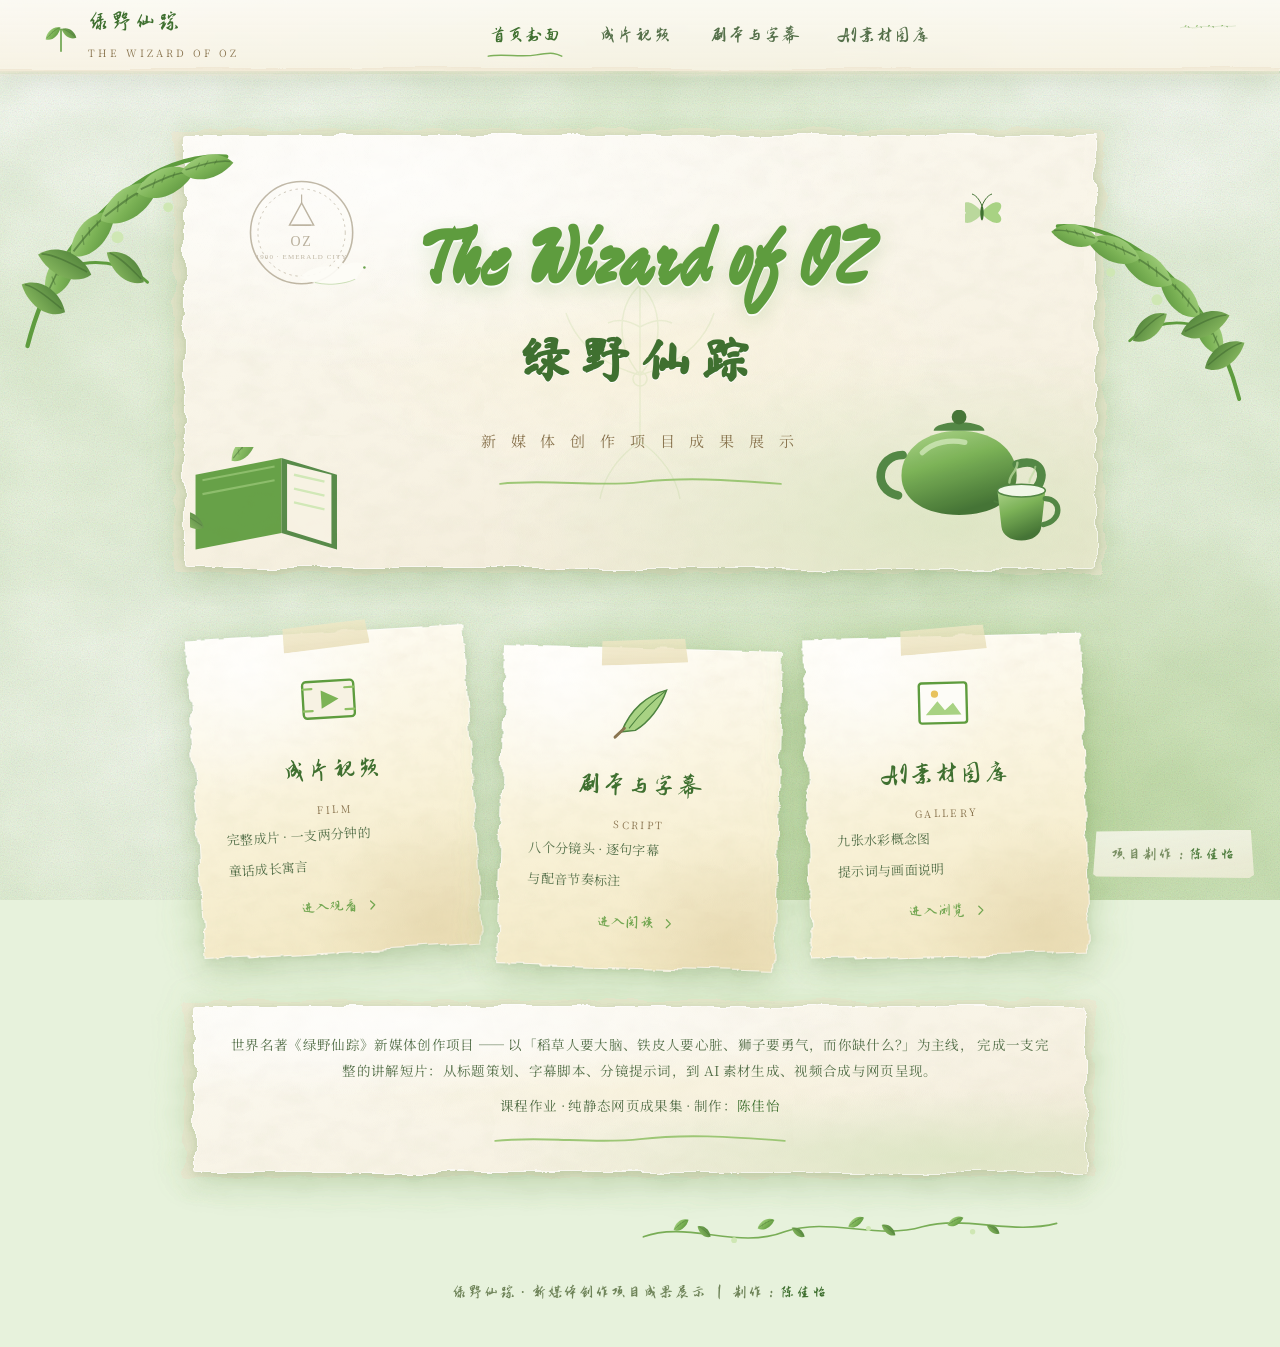
<file: index.html>
<!DOCTYPE html>
<html lang="zh-CN">
<head>
<meta charset="UTF-8">
<meta name="viewport" content="width=device-width, initial-scale=1, viewport-fit=cover">
<title>绿野仙踪 · 新媒体创作项目成果展示 | 陈佳怡</title>
<meta name="description" content="《绿野仙踪》新媒体创作项目成果展示 —— 成片视频、剧本与字幕、AI 素材图库。制作：陈佳怡。">
<meta name="theme-color" content="#E7F2DC">
<link rel="stylesheet" href="css/style.css">
</head>
<body>

<!-- 入场遮罩：进入网页时纸张洇开 -->
<div class="intro" aria-hidden="true"></div>

<!-- ============================================================
     SVG 装饰库（手绘水彩绿植 / 邮戳 / 茶具 / 旧书 / 线描花）
     ★ 修改装饰图形：改这一个 <svg> 块，四个页面共用同一套定义
     ============================================================ -->
<svg class="svg-defs" xmlns="http://www.w3.org/2000/svg" aria-hidden="true">
  <defs>
    <!-- 渐变 -->
    <linearGradient id="gLeaf" x1="0" y1="0" x2="1" y2="1">
      <stop offset="0%" stop-color="#AED88A"/><stop offset="52%" stop-color="#7CB356"/><stop offset="100%" stop-color="#568F3A"/>
    </linearGradient>
    <linearGradient id="gLeaf2" x1="0" y1="1" x2="1" y2="0">
      <stop offset="0%" stop-color="#8FC064"/><stop offset="100%" stop-color="#4A7C36"/>
    </linearGradient>
    <linearGradient id="gTea" x1="0" y1="0" x2=".4" y2="1">
      <stop offset="0%" stop-color="#A9D287"/><stop offset="45%" stop-color="#78B053"/><stop offset="100%" stop-color="#3F7030"/>
    </linearGradient>
    <linearGradient id="gGreen" x1="0" y1="0" x2="1" y2="0">
      <stop offset="0%" stop-color="#8FC064"/><stop offset="100%" stop-color="#5E9C3E"/>
    </linearGradient>

    <!-- 撕边毛边滤镜（4 组不同种子，让每张纸边缘都不一样） -->
    <filter id="tornEdge" x="-12%" y="-18%" width="124%" height="136%">
      <feTurbulence type="fractalNoise" baseFrequency="0.020 0.040" numOctaves="5" seed="11" result="n"/>
      <feDisplacementMap in="SourceGraphic" in2="n" scale="11" xChannelSelector="R" yChannelSelector="G"/>
    </filter>
    <filter id="tornEdge2" x="-12%" y="-18%" width="124%" height="136%">
      <feTurbulence type="fractalNoise" baseFrequency="0.024 0.048" numOctaves="5" seed="27" result="n"/>
      <feDisplacementMap in="SourceGraphic" in2="n" scale="10" xChannelSelector="R" yChannelSelector="G"/>
    </filter>
    <filter id="tornEdge3" x="-14%" y="-20%" width="128%" height="140%">
      <feTurbulence type="fractalNoise" baseFrequency="0.030 0.055" numOctaves="4" seed="43" result="n"/>
      <feDisplacementMap in="SourceGraphic" in2="n" scale="8" xChannelSelector="R" yChannelSelector="G"/>
    </filter>
    <filter id="tornEdge4" x="-4%" y="-40%" width="108%" height="180%">
      <feTurbulence type="fractalNoise" baseFrequency="0.006 0.090" numOctaves="4" seed="59" result="n"/>
      <feDisplacementMap in="SourceGraphic" in2="n" scale="7" xChannelSelector="R" yChannelSelector="G"/>
    </filter>

    <!-- 单片叶子 -->
    <g id="leafR">
      <path d="M0 0 C 9 -11, 26 -14, 36 -3 C 25 8, 8 10, 0 0 Z" fill="url(#gLeaf)"/>
      <path d="M3 -1 C 13 -3, 25 -6, 34 -4" stroke="#456F32" stroke-width="1.1" fill="none" opacity=".62"/>
      <path d="M13 -5 L10 0 M19 -6 L16 -2 M25 -6 L23 -3" stroke="#456F32" stroke-width=".75" opacity=".45"/>
    </g>
    <g id="leafL">
      <path d="M0 0 C -9 -11, -26 -14, -36 -3 C -25 8, -8 10, 0 0 Z" fill="url(#gLeaf2)"/>
      <path d="M-3 -1 C -13 -3, -25 -6, -34 -4" stroke="#456F32" stroke-width="1.1" fill="none" opacity=".62"/>
    </g>

    <!-- 藤蔓簇（从纸张边角爬出） -->
    <g id="vineSpray">
      <path d="M4 104 C 12 72, 28 44, 56 22 C 74 8, 92 2, 110 3" fill="none" stroke="#5E9C3E" stroke-width="2.3" stroke-linecap="round"/>
      <path d="M34 60 C 46 58, 60 62, 68 70" fill="none" stroke="#5E9C3E" stroke-width="1.6" stroke-linecap="round"/>
      <use href="#leafR" transform="translate(14,78) rotate(-54) scale(.82)"/>
      <use href="#leafR" transform="translate(27,56) rotate(-40) scale(.92)"/>
      <use href="#leafR" transform="translate(43,37) rotate(-26) scale(1)"/>
      <use href="#leafR" transform="translate(62,22) rotate(-14) scale(.9)"/>
      <use href="#leafR" transform="translate(86,11) rotate(-5) scale(.78)"/>
      <use href="#leafL" transform="translate(24,86) rotate(28) scale(.76)"/>
      <use href="#leafL" transform="translate(38,66) rotate(16) scale(.84)"/>
      <use href="#leafL" transform="translate(66,70) rotate(34) scale(.7)"/>
      <circle cx="52" cy="46" r="3.2" fill="#CFE7B4"/>
      <circle cx="79" cy="30" r="2.6" fill="#CFE7B4"/>
    </g>

    <!-- 横向藤蔓边饰 -->
    <g id="vineH">
      <path d="M4 26 C 56 6, 116 42, 172 20 C 224 2, 282 30, 336 14 C 388 0, 442 24, 496 10" fill="none" stroke="#6FA84A" stroke-width="2" stroke-linecap="round" opacity=".92"/>
      <use href="#leafR" transform="translate(40,18) rotate(-30) scale(.6)"/>
      <use href="#leafL" transform="translate(84,26) rotate(34) scale(.55)"/>
      <use href="#leafR" transform="translate(140,16) rotate(-22) scale(.62)"/>
      <use href="#leafL" transform="translate(196,26) rotate(30) scale(.52)"/>
      <use href="#leafR" transform="translate(248,14) rotate(-26) scale(.6)"/>
      <use href="#leafL" transform="translate(304,24) rotate(32) scale(.56)"/>
      <use href="#leafR" transform="translate(366,12) rotate(-20) scale(.58)"/>
      <use href="#leafL" transform="translate(428,22) rotate(28) scale(.5)"/>
      <circle cx="112" cy="30" r="3.4" fill="#CFE7B4"/>
      <circle cx="272" cy="16" r="3" fill="#CFE7B4"/>
      <circle cx="396" cy="20" r="3.2" fill="#CFE7B4"/>
    </g>

    <!-- 小雏菊 / 干花 -->
    <g id="daisy">
      <g fill="#FDFCF6" stroke="#B7CE9C" stroke-width="1">
        <ellipse cx="0" cy="-9" rx="3.6" ry="7"/>
        <ellipse cx="0" cy="9" rx="3.6" ry="7"/>
        <ellipse cx="-9" cy="0" rx="7" ry="3.6"/>
        <ellipse cx="9" cy="0" rx="7" ry="3.6"/>
        <ellipse cx="-6.4" cy="-6.4" rx="3.2" ry="6.2" transform="rotate(-45 -6.4 -6.4)"/>
        <ellipse cx="6.4" cy="6.4" rx="3.2" ry="6.2" transform="rotate(-45 6.4 6.4)"/>
        <ellipse cx="-6.4" cy="6.4" rx="3.2" ry="6.2" transform="rotate(45 -6.4 6.4)"/>
        <ellipse cx="6.4" cy="-6.4" rx="3.2" ry="6.2" transform="rotate(45 6.4 -6.4)"/>
      </g>
      <circle cx="0" cy="0" r="3.4" fill="#E8C25C"/>
    </g>

    <!-- 复古邮戳 -->
    <g id="stampOZ">
      <circle cx="62" cy="62" r="55" fill="none" stroke="#9C9078" stroke-width="1.7" opacity=".85"/>
      <circle cx="62" cy="62" r="47" fill="none" stroke="#9C9078" stroke-width="1" opacity=".72" stroke-dasharray="2.5 4"/>
      <path d="M62 30 L75 54 L49 54 Z" fill="none" stroke="#9C9078" stroke-width="1.5" opacity=".9"/>
      <path d="M62 30 L62 21" stroke="#9C9078" stroke-width="1.3" opacity=".9"/>
      <path d="M52 54 L72 54" stroke="#9C9078" stroke-width="1.3" opacity=".9"/>
      <text x="62" y="76" text-anchor="middle" font-family="Georgia,serif" font-size="15" letter-spacing="2" fill="#9C9078" opacity=".95">OZ</text>
      <text x="62" y="90" text-anchor="middle" font-family="Georgia,serif" font-size="7.5" letter-spacing="1.2" fill="#9C9078" opacity=".85">1900 · EMERALD CITY</text>
    </g>

    <!-- 绿茶壶（水彩） -->
    <g id="teapot">
      <path d="M36 66 C 36 42, 58 27, 86 27 C 114 27, 136 42, 136 66 C 136 88, 114 100, 86 100 C 58 100, 36 88, 36 66 Z" fill="url(#gTea)"/>
      <path d="M64 27 C 64 17, 108 17, 108 27 Z" fill="#4E8440"/>
      <circle cx="86" cy="15" r="6.4" fill="#3F7030"/>
      <path d="M136 56 C 156 50, 163 64, 153 77 L 138 82" fill="none" stroke="#4E8440" stroke-width="7.5" stroke-linecap="round"/>
      <path d="M37 48 C 15 48, 10 78, 33 83" fill="none" stroke="#4E8440" stroke-width="7.5" stroke-linecap="round"/>
      <path d="M54 46 C 63 37, 78 34, 91 37" fill="none" stroke="#D6EBC0" stroke-width="4.5" opacity=".72" stroke-linecap="round"/>
      <path d="M116 88 C 130 92, 142 100, 148 110" fill="none" stroke="#4E8440" stroke-width="1.6" opacity=".5"/>
      <use href="#leafL" transform="translate(146,108) rotate(-30) scale(.55)"/>
    </g>

    <!-- 茶杯 -->
    <g id="cup">
      <path d="M12 32 L16 68 C 17 77, 25 82, 36 82 C 47 82, 55 77, 56 68 L 60 32 Z" fill="url(#gTea)"/>
      <ellipse cx="36" cy="32" rx="24" ry="6.4" fill="#F1F8E9" stroke="#4E8440" stroke-width="1.6"/>
      <path d="M60 40 C 76 40, 78 62, 58 66" fill="none" stroke="#4E8440" stroke-width="5.4" stroke-linecap="round"/>
      <path d="M24 24 C 24 15, 32 13, 32 4" stroke="#BAD89C" stroke-width="2.4" fill="none" stroke-linecap="round" opacity=".75"/>
      <path d="M44 24 C 44 17, 50 15, 50 8" stroke="#BAD89C" stroke-width="2" fill="none" stroke-linecap="round" opacity=".6"/>
    </g>

    <!-- 旧书 -->
    <g id="book">
      <path d="M4 20 L66 8 L66 62 L4 74 Z" fill="#5E9C3E"/>
      <path d="M66 8 L106 20 L106 74 L66 62 Z" fill="#4E8440"/>
      <path d="M70 12 L102 20 L102 70 L70 60 Z" fill="#F7F2E3"/>
      <path d="M75 20 L97 25 M75 30 L97 35 M75 40 L97 45" stroke="#CFE7B4" stroke-width="1.7"/>
      <path d="M9 24 L61 14 M9 34 L61 24" stroke="#A8D283" stroke-width="1.5" opacity=".55"/>
      <use href="#leafR" transform="translate(30,10) rotate(-40) scale(.7)"/>
      <use href="#leafL" transform="translate(10,58) rotate(24) scale(.6)"/>
    </g>

    <!-- 白鸽 -->
    <g id="dove">
      <path d="M2 22 C 14 9, 36 5, 50 12 C 58 4, 72 1, 84 8 C 77 12, 72 17, 70 23 C 57 31, 30 33, 18 28 Z" fill="#FDFCF7"/>
      <path d="M50 12 C 44 5, 42 1, 47 -2 C 51 3, 56 8, 61 10 Z" fill="#FDFCF7"/>
      <path d="M20 28 C 34 32, 56 30, 68 24" stroke="#C9DDB4" stroke-width="1.2" fill="none"/>
      <circle cx="79" cy="10" r="1.5" fill="#5E9C3E"/>
    </g>

    <!-- 蝴蝶 -->
    <g id="butterfly">
      <path d="M16 18 C 3 3, -8 10, 1 20 C -8 29, 3 36, 16 22 Z" fill="#BAD89C"/>
      <path d="M18 18 C 31 3, 42 10, 33 20 C 42 29, 31 36, 18 22 Z" fill="#A8D283"/>
      <ellipse cx="17" cy="20" rx="1.7" ry="7.4" fill="#3F7030"/>
      <path d="M17 13 C 14 5, 10 2, 7 1 M17 13 C 20 5, 24 2, 27 1" stroke="#3F7030" stroke-width="1" fill="none"/>
    </g>

    <!-- 信封 -->
    <g id="envelope">
      <rect x="2" y="8" width="78" height="54" rx="3" fill="#FBF7EC" stroke="#C7BC9C" stroke-width="1.5"/>
      <path d="M2 12 L41 38 L80 12" fill="none" stroke="#C7BC9C" stroke-width="1.5"/>
      <path d="M2 60 L31 36 M80 60 L51 36" fill="none" stroke="#DED5B9" stroke-width="1.2"/>
    </g>

    <!-- 线描花朵水印（大） -->
    <g id="lineFlower" fill="none" stroke="#8FC064" stroke-width="1.5" opacity=".6">
      <path d="M210 148 C 184 118, 188 78, 210 58 C 232 78, 236 118, 210 148 Z"/>
      <path d="M210 58 C 210 128, 210 172, 210 214"/>
      <path d="M210 148 C 172 138, 146 116, 136 86"/>
      <path d="M210 148 C 248 138, 274 116, 284 86"/>
      <path d="M210 214 C 188 230, 174 250, 170 272"/>
      <path d="M210 214 C 232 230, 246 250, 250 272"/>
      <path d="M210 100 C 196 92, 186 92, 178 96"/>
      <path d="M210 100 C 224 92, 234 92, 242 96"/>
      <circle cx="210" cy="152" r="7"/>
    </g>

    <!-- 播放按钮 -->
    <g id="playBtn">
      <circle cx="60" cy="60" r="56" fill="rgba(253,252,247,.94)"/>
      <circle cx="60" cy="60" r="49" fill="none" stroke="#5E9C3E" stroke-width="2" opacity=".5" stroke-dasharray="4 5"/>
      <path d="M50 38 L86 60 L50 82 Z" fill="#5E9C3E"/>
    </g>

    <!-- 入口卡图标 -->
    <g id="icoFilm">
      <rect x="6" y="15" width="56" height="40" rx="4" fill="#F7F2E3" stroke="#5E9C3E" stroke-width="2.6"/>
      <path d="M26 25 L45 35 L26 45 Z" fill="#7CB356"/>
      <path d="M6 23 L16 23 M6 47 L16 47 M52 23 L62 23 M52 47 L62 47" stroke="#8FC064" stroke-width="2.4" stroke-linecap="round"/>
    </g>
    <g id="icoQuill">
      <path d="M12 54 C 21 29, 39 13, 60 7 C 54 26, 41 43, 27 52 Z" fill="#A8D283" stroke="#4E8440" stroke-width="1.6"/>
      <path d="M60 7 C 44 20, 30 36, 20 50" stroke="#4E8440" stroke-width="1.2" fill="none"/>
      <path d="M5 60 L15 50" stroke="#8A7550" stroke-width="3.2" stroke-linecap="round"/>
    </g>
    <g id="icoFrame">
      <rect x="7" y="13" width="52" height="44" rx="3" fill="#FDFCF7" stroke="#5E9C3E" stroke-width="2.6"/>
      <path d="M14 48 L27 33 L35 43 L44 35 L53 48 Z" fill="#A8D283"/>
      <circle cx="24" cy="25" r="4" fill="#E8C25C"/>
    </g>

    <!-- 箭头 -->
    <g id="chev"><path d="M5 4 L13 12 L5 20" fill="none" stroke="#5E9C3E" stroke-width="2.6" stroke-linecap="round" stroke-linejoin="round"/></g>
    <g id="chevD"><path d="M3 6 L11 15 L19 6" fill="none" stroke="#5E9C3E" stroke-width="2.8" stroke-linecap="round" stroke-linejoin="round"/></g>
    <g id="cross"><path d="M4 4 L16 16 M16 4 L4 16" stroke="#5E9C3E" stroke-width="2.8" stroke-linecap="round"/></g>
    <g id="arrL"><path d="M13 4 L5 12 L13 20" fill="none" stroke="#5E9C3E" stroke-width="2.6" stroke-linecap="round" stroke-linejoin="round"/></g>

    <!-- 飘落小叶片 -->
    <g id="tinyLeaf"><path d="M0 0 C 6 -8, 18 -10, 24 -2 C 16 6, 6 8, 0 0 Z" fill="#8FC064" opacity=".85"/></g>

    <!-- 手绘波浪分隔线 -->
    <g id="waveRule"><path d="M6 8 C 60 2, 120 12, 170 6 S 270 3, 334 8" fill="none" stroke="#8FC064" stroke-width="2.2" stroke-linecap="round"/></g>
  </defs>
</svg>

<!-- ============================================================
     常驻导航（切页时高亮）
     ============================================================ -->
<nav class="topnav">
  <a class="brand" href="index.html">
    <svg class="brand__leaf" viewBox="0 0 40 40" aria-hidden="true">
      <use href="#leafR" transform="translate(2,24) rotate(-34) scale(.62)"/>
      <use href="#leafL" transform="translate(38,22) rotate(26) scale(.56)"/>
      <path d="M20 38 L20 12" stroke="#5E9C3E" stroke-width="1.8" stroke-linecap="round"/>
    </svg>
    <span>
      <span class="brand__txt">绿野仙踪</span>
      <span class="brand__en">THE WIZARD OF OZ</span>
    </span>
  </a>
  <div class="navlinks">
    <a class="navlink is-active" href="index.html">首页封面</a>
    <a class="navlink" href="video.html">成片视频</a>
    <a class="navlink" href="script.html">剧本与字幕</a>
    <a class="navlink" href="gallery.html">AI素材图库</a>
  </div>
  <span class="navdeco" aria-hidden="true">
    <svg viewBox="0 0 100 40"><use href="#vineH" transform="scale(.2)"/></svg>
  </span>
</nav>

<!-- 飘落叶片粒子层（由 JS 生成粒子） -->
<div class="drift" id="drift" aria-hidden="true"></div>

<main class="page" id="page">

  <!-- ========================================================
       首页封面
       ======================================================== -->
  <section class="cover">

    <!-- 装饰藤蔓（入场逐步浮现） -->
    <div class="cover__vines" aria-hidden="true">
      <svg class="v-left"  viewBox="0 0 130 120"><use href="#vineSpray" transform="scale(1.06)"/></svg>
      <svg class="v-right" viewBox="0 0 130 120"><use href="#vineSpray" transform="scale(-1.06,1.06) translate(-118,0)"/></svg>
      <svg class="v-bottom" viewBox="0 0 500 36"><use href="#vineH"/></svg>
    </div>

    <!-- ---- 撕边水彩主纸 ---- -->
    <article class="paper cover__hero">
      <svg class="watermark" viewBox="0 0 420 300" aria-hidden="true"><use href="#lineFlower"/></svg>

      <!-- 复古邮戳（压印入场） -->
      <svg class="stamp cover__stamp" viewBox="0 0 124 124" aria-hidden="true"><use href="#stampOZ"/></svg>

      <!-- 手绘装饰：蝴蝶 / 白鸽 -->
      <svg class="deco" style="right:9%;top:52px;width:44px;" viewBox="0 0 44 40" aria-hidden="true"><use href="#butterfly"/></svg>
      <svg class="deco" style="left:12%;top:118px;width:74px;opacity:.92" viewBox="0 0 88 34" aria-hidden="true"><use href="#dove"/></svg>

      <!-- ★ 主标题区（修改文字：改这三处） -->
      <h1 class="cover__hero-title" style="margin:0;">
        <span class="cover__en">The Wizard of OZ</span>
        <span class="cover__cn">绿野仙踪</span>
      </h1>
      <p class="cover__sub">新 媒 体 创 作 项 目 成 果 展 示</p>
      <div class="cover__rule" aria-hidden="true"></div>

      <!-- 手绘插画：茶具（右下）/ 旧书（左下） -->
      <svg class="cover__teapot" viewBox="0 0 170 130" aria-hidden="true">
        <use href="#teapot" transform="translate(0,-8) scale(.9)"/>
        <use href="#cup" transform="translate(98,38) scale(.78)"/>
      </svg>
      <svg class="cover__book" viewBox="0 0 120 84" aria-hidden="true"><use href="#book"/></svg>
    </article>

    <!-- ---- 三张错落便签入口卡（★ 修改入口文字 / 跳转链接改 href）---- -->
    <div class="entries">
      <div class="entry-slot">
        <a class="entry-card" href="video.html">
          <span class="tape tape--tc" aria-hidden="true"></span>
          <svg class="entry-card__icon" viewBox="0 0 68 70" aria-hidden="true"><use href="#icoFilm"/></svg>
          <span class="entry-card__t">成片视频</span>
          <span class="entry-card__en">FILM</span>
          <span class="entry-card__d">完整成片 · 一支两分钟的<br>童话成长寓言</span>
          <span class="entry-card__go">进入观看 <svg viewBox="0 0 18 24"><use href="#chev"/></svg></span>
        </a>
      </div>
      <div class="entry-slot">
        <a class="entry-card" href="script.html">
          <span class="tape tape--tc" aria-hidden="true"></span>
          <svg class="entry-card__icon" viewBox="0 0 68 70" aria-hidden="true"><use href="#icoQuill"/></svg>
          <span class="entry-card__t">剧本与字幕</span>
          <span class="entry-card__en">SCRIPT</span>
          <span class="entry-card__d">八个分镜头 · 逐句字幕<br>与配音节奏标注</span>
          <span class="entry-card__go">进入阅读 <svg viewBox="0 0 18 24"><use href="#chev"/></svg></span>
        </a>
      </div>
      <div class="entry-slot">
        <a class="entry-card" href="gallery.html">
          <span class="tape tape--tc" aria-hidden="true"></span>
          <svg class="entry-card__icon" viewBox="0 0 68 70" aria-hidden="true"><use href="#icoFrame"/></svg>
          <span class="entry-card__t">AI素材图库</span>
          <span class="entry-card__en">GALLERY</span>
          <span class="entry-card__d">九张水彩概念图<br>提示词与画面说明</span>
          <span class="entry-card__go">进入浏览 <svg viewBox="0 0 18 24"><use href="#chev"/></svg></span>
        </a>
      </div>
    </div>

    <!-- ---- 首页页脚纸条 ---- -->
    <div class="paper paper--tight foot-note">
      <p>世界名著《绿野仙踪》新媒体创作项目 —— 以「稻草人要大脑、铁皮人要心脏、狮子要勇气，而你缺什么？」为主线，
      完成一支完整的讲解短片：从标题策划、字幕脚本、分镜提示词，到 AI 素材生成、视频合成与网页呈现。</p>
      <p class="muted small" style="margin-top:10px;">课程作业 · 纯静态网页成果集 · 制作：<span style="color:#3F7030;">陈佳怡</span></p>
      <svg style="display:block;width:min(300px,70%);height:14px;margin:14px auto 0;opacity:.85;" viewBox="0 0 340 14" aria-hidden="true"><use href="#waveRule"/></svg>
    </div>
  </section>
</main>

<!-- 右下角固定署名（★ 修改署名文字：改这里） -->
<div class="signature">项目制作：<span class="signature__name">陈佳怡</span></div>
<div class="footsign">绿野仙踪 · 新媒体创作项目成果展示 &nbsp;|&nbsp; 制作：<span>陈佳怡</span></div>

<script src="js/main.js"></script>
</body>
</html>
</file>
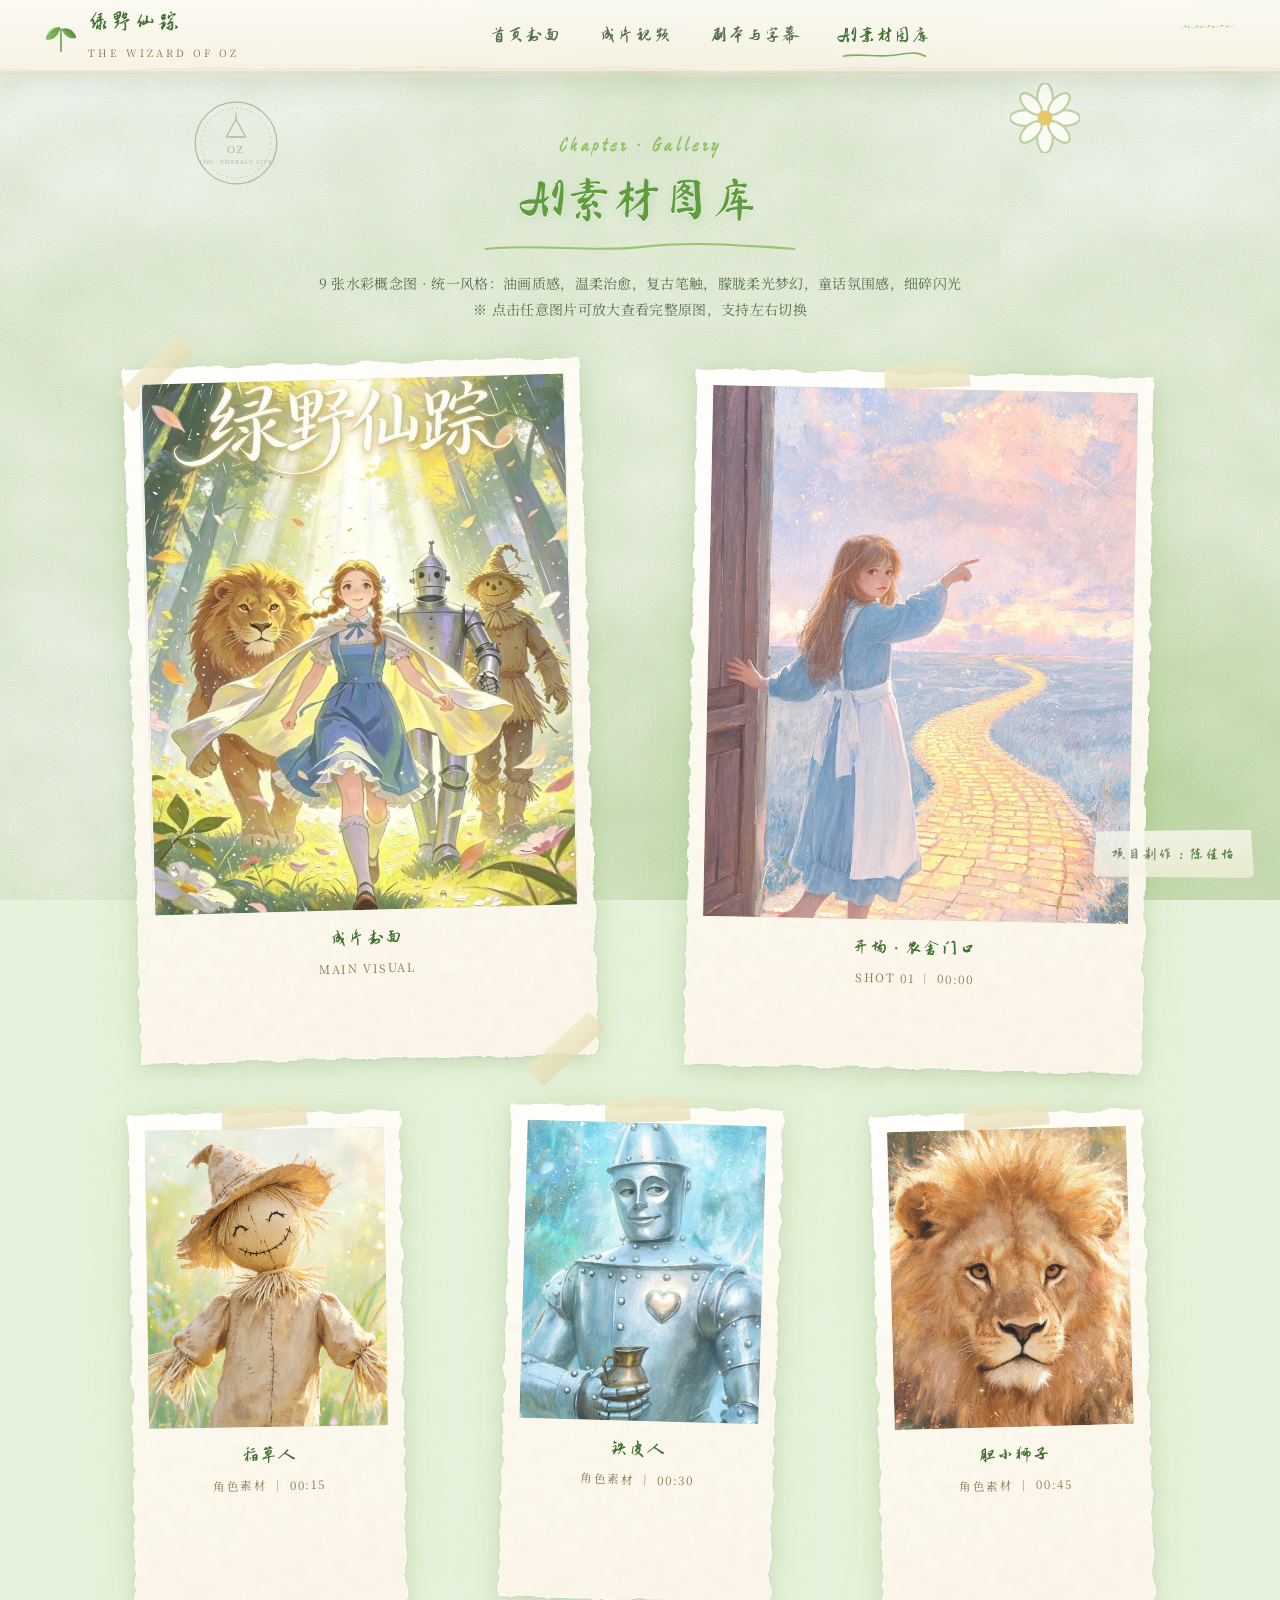
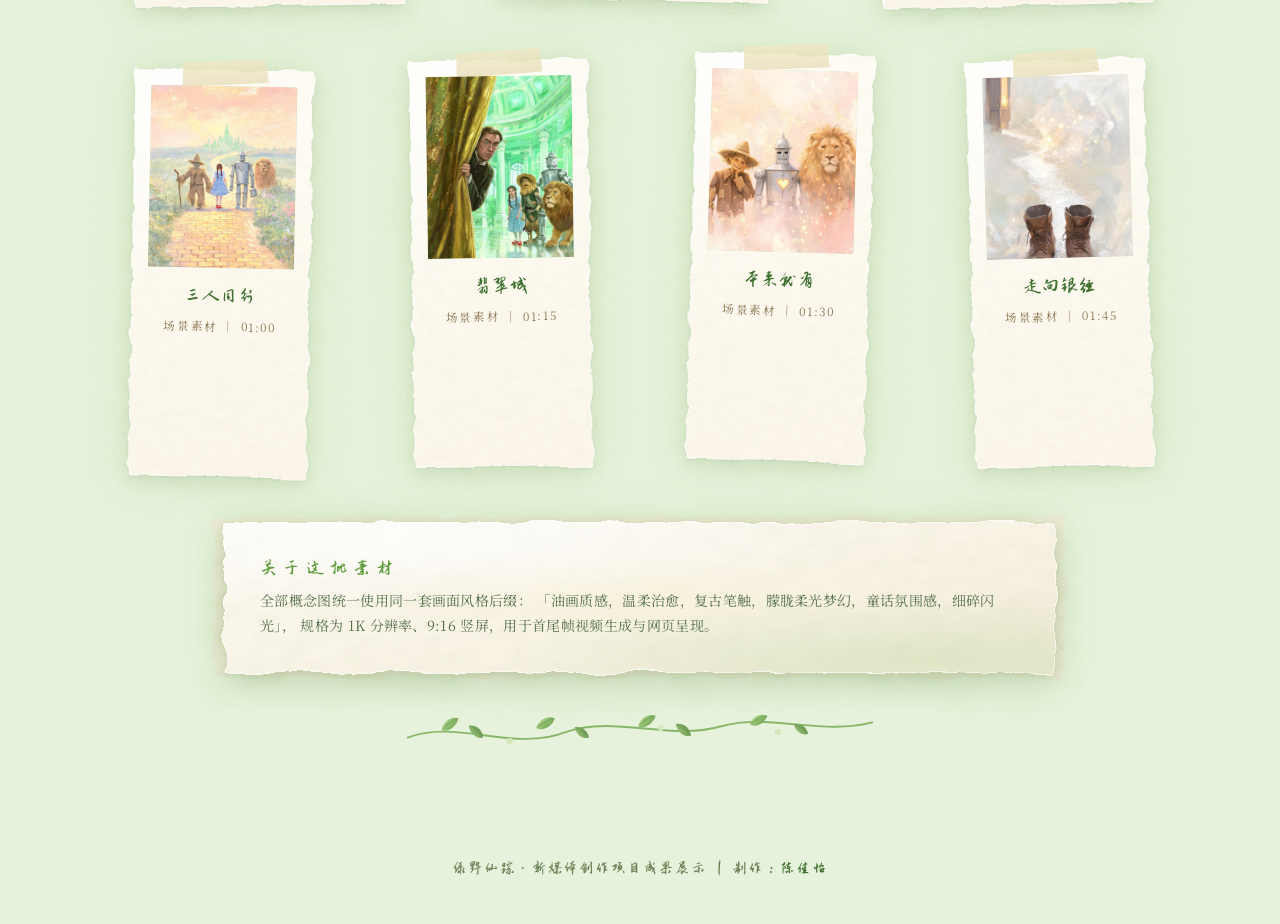
<file: gallery.html>
<!DOCTYPE html>
<html lang="zh-CN">
<head>
<meta charset="UTF-8">
<meta name="viewport" content="width=device-width, initial-scale=1, viewport-fit=cover">
<title>AI素材图库 · 绿野仙踪 | 陈佳怡</title>
<meta name="description" content="《绿野仙踪》新媒体创作项目 AI 素材图库 —— 九张水彩概念图与画面说明。制作：陈佳怡。">
<meta name="theme-color" content="#E7F2DC">
<link rel="stylesheet" href="css/style.css">
</head>
<body>

<!-- 入场遮罩：进入网页时纸张洇开 -->
<div class="intro" aria-hidden="true"></div>

<svg class="svg-defs" xmlns="http://www.w3.org/2000/svg" aria-hidden="true">
  <defs>
    <linearGradient id="gLeaf" x1="0" y1="0" x2="1" y2="1">
      <stop offset="0%" stop-color="#AED88A"/><stop offset="52%" stop-color="#7CB356"/><stop offset="100%" stop-color="#568F3A"/>
    </linearGradient>
    <linearGradient id="gLeaf2" x1="0" y1="1" x2="1" y2="0">
      <stop offset="0%" stop-color="#8FC064"/><stop offset="100%" stop-color="#4A7C36"/>
    </linearGradient>
    <linearGradient id="gTea" x1="0" y1="0" x2=".4" y2="1">
      <stop offset="0%" stop-color="#A9D287"/><stop offset="45%" stop-color="#78B053"/><stop offset="100%" stop-color="#3F7030"/>
    </linearGradient>

    <filter id="tornEdge" x="-12%" y="-18%" width="124%" height="136%">
      <feTurbulence type="fractalNoise" baseFrequency="0.020 0.040" numOctaves="5" seed="11" result="n"/>
      <feDisplacementMap in="SourceGraphic" in2="n" scale="11" xChannelSelector="R" yChannelSelector="G"/>
    </filter>
    <filter id="tornEdge2" x="-12%" y="-18%" width="124%" height="136%">
      <feTurbulence type="fractalNoise" baseFrequency="0.024 0.048" numOctaves="5" seed="27" result="n"/>
      <feDisplacementMap in="SourceGraphic" in2="n" scale="10" xChannelSelector="R" yChannelSelector="G"/>
    </filter>
    <filter id="tornEdge3" x="-14%" y="-20%" width="128%" height="140%">
      <feTurbulence type="fractalNoise" baseFrequency="0.030 0.055" numOctaves="4" seed="43" result="n"/>
      <feDisplacementMap in="SourceGraphic" in2="n" scale="8" xChannelSelector="R" yChannelSelector="G"/>
    </filter>
    <filter id="tornEdge4" x="-4%" y="-40%" width="108%" height="180%">
      <feTurbulence type="fractalNoise" baseFrequency="0.006 0.090" numOctaves="4" seed="59" result="n"/>
      <feDisplacementMap in="SourceGraphic" in2="n" scale="7" xChannelSelector="R" yChannelSelector="G"/>
    </filter>

    <g id="leafR">
      <path d="M0 0 C 9 -11, 26 -14, 36 -3 C 25 8, 8 10, 0 0 Z" fill="url(#gLeaf)"/>
      <path d="M3 -1 C 13 -3, 25 -6, 34 -4" stroke="#456F32" stroke-width="1.1" fill="none" opacity=".62"/>
      <path d="M13 -5 L10 0 M19 -6 L16 -2 M25 -6 L23 -3" stroke="#456F32" stroke-width=".75" opacity=".45"/>
    </g>
    <g id="leafL">
      <path d="M0 0 C -9 -11, -26 -14, -36 -3 C -25 8, -8 10, 0 0 Z" fill="url(#gLeaf2)"/>
      <path d="M-3 -1 C -13 -3, -25 -6, -34 -4" stroke="#456F32" stroke-width="1.1" fill="none" opacity=".62"/>
    </g>
    <g id="vineSpray">
      <path d="M4 104 C 12 72, 28 44, 56 22 C 74 8, 92 2, 110 3" fill="none" stroke="#5E9C3E" stroke-width="2.3" stroke-linecap="round"/>
      <path d="M34 60 C 46 58, 60 62, 68 70" fill="none" stroke="#5E9C3E" stroke-width="1.6" stroke-linecap="round"/>
      <use href="#leafR" transform="translate(14,78) rotate(-54) scale(.82)"/>
      <use href="#leafR" transform="translate(27,56) rotate(-40) scale(.92)"/>
      <use href="#leafR" transform="translate(43,37) rotate(-26) scale(1)"/>
      <use href="#leafR" transform="translate(62,22) rotate(-14) scale(.9)"/>
      <use href="#leafR" transform="translate(86,11) rotate(-5) scale(.78)"/>
      <use href="#leafL" transform="translate(24,86) rotate(28) scale(.76)"/>
      <use href="#leafL" transform="translate(38,66) rotate(16) scale(.84)"/>
      <use href="#leafL" transform="translate(66,70) rotate(34) scale(.7)"/>
      <circle cx="52" cy="46" r="3.2" fill="#CFE7B4"/>
      <circle cx="79" cy="30" r="2.6" fill="#CFE7B4"/>
    </g>
    <g id="vineH">
      <path d="M4 26 C 56 6, 116 42, 172 20 C 224 2, 282 30, 336 14 C 388 0, 442 24, 496 10" fill="none" stroke="#6FA84A" stroke-width="2" stroke-linecap="round" opacity=".92"/>
      <use href="#leafR" transform="translate(40,18) rotate(-30) scale(.6)"/>
      <use href="#leafL" transform="translate(84,26) rotate(34) scale(.55)"/>
      <use href="#leafR" transform="translate(140,16) rotate(-22) scale(.62)"/>
      <use href="#leafL" transform="translate(196,26) rotate(30) scale(.52)"/>
      <use href="#leafR" transform="translate(248,14) rotate(-26) scale(.6)"/>
      <use href="#leafL" transform="translate(304,24) rotate(32) scale(.56)"/>
      <use href="#leafR" transform="translate(366,12) rotate(-20) scale(.58)"/>
      <use href="#leafL" transform="translate(428,22) rotate(28) scale(.5)"/>
      <circle cx="112" cy="30" r="3.4" fill="#CFE7B4"/>
      <circle cx="272" cy="16" r="3" fill="#CFE7B4"/>
      <circle cx="396" cy="20" r="3.2" fill="#CFE7B4"/>
    </g>
    <g id="daisy">
      <g fill="#FDFCF6" stroke="#B7CE9C" stroke-width="1">
        <ellipse cx="0" cy="-9" rx="3.6" ry="7"/><ellipse cx="0" cy="9" rx="3.6" ry="7"/>
        <ellipse cx="-9" cy="0" rx="7" ry="3.6"/><ellipse cx="9" cy="0" rx="7" ry="3.6"/>
        <ellipse cx="-6.4" cy="-6.4" rx="3.2" ry="6.2" transform="rotate(-45 -6.4 -6.4)"/>
        <ellipse cx="6.4" cy="6.4" rx="3.2" ry="6.2" transform="rotate(-45 6.4 6.4)"/>
        <ellipse cx="-6.4" cy="6.4" rx="3.2" ry="6.2" transform="rotate(45 -6.4 6.4)"/>
        <ellipse cx="6.4" cy="-6.4" rx="3.2" ry="6.2" transform="rotate(45 6.4 -6.4)"/>
      </g>
      <circle cx="0" cy="0" r="3.4" fill="#E8C25C"/>
    </g>
    <g id="stampOZ">
      <circle cx="62" cy="62" r="55" fill="none" stroke="#9C9078" stroke-width="1.7" opacity=".85"/>
      <circle cx="62" cy="62" r="47" fill="none" stroke="#9C9078" stroke-width="1" opacity=".72" stroke-dasharray="2.5 4"/>
      <path d="M62 30 L75 54 L49 54 Z" fill="none" stroke="#9C9078" stroke-width="1.5" opacity=".9"/>
      <path d="M62 30 L62 21" stroke="#9C9078" stroke-width="1.3" opacity=".9"/>
      <path d="M52 54 L72 54" stroke="#9C9078" stroke-width="1.3" opacity=".9"/>
      <text x="62" y="76" text-anchor="middle" font-family="Georgia,serif" font-size="15" letter-spacing="2" fill="#9C9078" opacity=".95">OZ</text>
      <text x="62" y="90" text-anchor="middle" font-family="Georgia,serif" font-size="7.5" letter-spacing="1.2" fill="#9C9078" opacity=".85">1900 · EMERALD CITY</text>
    </g>
    <g id="butterfly">
      <path d="M16 18 C 3 3, -8 10, 1 20 C -8 29, 3 36, 16 22 Z" fill="#BAD89C"/>
      <path d="M18 18 C 31 3, 42 10, 33 20 C 42 29, 31 36, 18 22 Z" fill="#A8D283"/>
      <ellipse cx="17" cy="20" rx="1.7" ry="7.4" fill="#3F7030"/>
      <path d="M17 13 C 14 5, 10 2, 7 1 M17 13 C 20 5, 24 2, 27 1" stroke="#3F7030" stroke-width="1" fill="none"/>
    </g>
    <g id="chev"><path d="M5 4 L13 12 L5 20" fill="none" stroke="#5E9C3E" stroke-width="2.6" stroke-linecap="round" stroke-linejoin="round"/></g>
    <g id="arrL"><path d="M13 4 L5 12 L13 20" fill="none" stroke="#5E9C3E" stroke-width="2.6" stroke-linecap="round" stroke-linejoin="round"/></g>
    <g id="cross"><path d="M4 4 L16 16 M16 4 L4 16" stroke="#5E9C3E" stroke-width="2.8" stroke-linecap="round"/></g>
    <g id="waveRule"><path d="M6 8 C 60 2, 120 12, 170 6 S 270 3, 334 8" fill="none" stroke="#8FC064" stroke-width="2.2" stroke-linecap="round"/></g>
    <g id="tinyLeaf"><path d="M0 0 C 6 -8, 18 -10, 24 -2 C 16 6, 6 8, 0 0 Z" fill="#8FC064" opacity=".85"/></g>
  </defs>
</svg>

<nav class="topnav">
  <a class="brand" href="index.html">
    <svg class="brand__leaf" viewBox="0 0 40 40" aria-hidden="true">
      <use href="#leafR" transform="translate(2,24) rotate(-34) scale(.62)"/>
      <use href="#leafL" transform="translate(38,22) rotate(26) scale(.56)"/>
      <path d="M20 38 L20 12" stroke="#5E9C3E" stroke-width="1.8" stroke-linecap="round"/>
    </svg>
    <span><span class="brand__txt">绿野仙踪</span><span class="brand__en">THE WIZARD OF OZ</span></span>
  </a>
  <div class="navlinks">
    <a class="navlink" href="index.html">首页封面</a>
    <a class="navlink" href="video.html">成片视频</a>
    <a class="navlink" href="script.html">剧本与字幕</a>
    <a class="navlink is-active" href="gallery.html">AI素材图库</a>
  </div>
  <span class="navdeco" aria-hidden="true"><svg viewBox="0 0 100 40"><use href="#vineH" transform="scale(.2)"/></svg></span>
</nav>

<div class="drift" id="drift" aria-hidden="true"></div>

<main class="page" id="page">

  <header class="pagehead">
    <span class="pagehead__en">Chapter · Gallery</span>
    <h1 class="script-title script-title--lg" style="margin:0;">AI素材图库</h1>
    <svg class="pagehead__deco" viewBox="0 0 340 16" aria-hidden="true"><use href="#waveRule"/></svg>
    <p class="muted small" style="max-width:660px;margin:14px auto 0;">
      9 张水彩概念图 · 统一风格：油画质感，温柔治愈，复古笔触，朦胧柔光梦幻，童话氛围感，细碎闪光<br>
      ※ 点击任意图片可放大查看完整原图，支持左右切换
    </p>
    <svg class="dryflower" style="right:6%;top:12px;width:70px" viewBox="-16 -16 32 32" aria-hidden="true"><use href="#daisy"/></svg>
    <svg class="stamp" style="left:5%;top:26px;width:92px" viewBox="0 0 124 124" aria-hidden="true"><use href="#stampOZ"/></svg>
  </header>

  <section class="gallerywrap">
    <!-- ============================================================
         手账照片拼贴墙
         ★ 替换图片：把 images/ 里的同名文件换掉即可
         ★ 修改说明文字：改每个 figure 的 data-title / data-desc
         ============================================================ -->
    <div class="wall" id="wall">

      <!-- 1 · 封面（主图） -->
      <figure class="photo span-6" data-title="成片封面" data-desc="主视觉：黄砖路尽头的翡翠城与柔光云海，用作成片视频封面与项目主图。">
        <span class="tape tape--tl" aria-hidden="true"></span>
        <span class="tape tape--br" aria-hidden="true"></span>
        <div class="photo__imgwrap">
          <img class="photo__img" src="images/cover.jpg" alt="《绿野仙踪》成片封面" loading="lazy">
        </div>
        <figcaption class="photo__cap">
          <span class="photo__t">成片封面</span>
          <span class="photo__d">MAIN VISUAL</span>
          <span class="photo__note">黄砖路尽头的翡翠城，柔粉云海与细碎闪光，作为成片视频封面与项目主视觉。</span>
        </figcaption>
      </figure>

      <!-- 2 · 开场 -->
      <figure class="photo span-6" data-title="开场 · 农舍门口" data-desc="镜头一 p0：女孩站在灰蓝草原的农舍门前，远眺通向云海的黄砖路。">
        <span class="tape tape--tc" aria-hidden="true"></span>
        <div class="photo__imgwrap">
          <img class="photo__img" src="images/p0.jpg" alt="开场：农舍门口远眺黄砖路" loading="lazy">
        </div>
        <figcaption class="photo__cap">
          <span class="photo__t">开场 · 农舍门口</span>
          <span class="photo__d">SHOT 01 ｜ 00:00</span>
          <span class="photo__note">灰蓝草原上的农舍门口，多萝西回头望向远方那条黄色的路——故事的起点。</span>
        </figcaption>
      </figure>

      <!-- 3 · 稻草人 -->
      <figure class="photo span-4" data-title="稻草人" data-desc="镜头二 c1：稻草人半身特写，稻草与麻布质感，背景虚化成朦胧暖绿。">
        <span class="tape tape--tc" aria-hidden="true"></span>
        <div class="photo__imgwrap">
          <img class="photo__img" src="images/c1.jpg" alt="稻草人特写" loading="lazy">
        </div>
        <figcaption class="photo__cap">
          <span class="photo__t">稻草人</span>
          <span class="photo__d">角色素材 ｜ 00:15</span>
          <span class="photo__note">「他一心要去翡翠城，换一副聪明的脑袋。」稻草与麻布在柔光里轻轻颤动。</span>
        </figcaption>
      </figure>

      <!-- 4 · 铁皮人 -->
      <figure class="photo span-4" data-title="铁皮人" data-desc="镜头三 c2：铁皮人半身特写，金属表面反射流动暖光，胸前心形浮雕亮起。">
        <span class="tape tape--tc" aria-hidden="true"></span>
        <div class="photo__imgwrap">
          <img class="photo__img" src="images/c2.jpg" alt="铁皮人特写" loading="lazy">
        </div>
        <figcaption class="photo__cap">
          <span class="photo__t">铁皮人</span>
          <span class="photo__d">角色素材 ｜ 00:30</span>
          <span class="photo__note">「他想要一颗心——一颗会跳动、会疼、会为别人落泪的心。」胸前的心形浮雕缓缓亮起。</span>
        </figcaption>
      </figure>

      <!-- 5 · 胆小狮子 -->
      <figure class="photo span-4" data-title="胆小狮子" data-desc="镜头四 c3：狮子头部特写，金棕色鬃毛在风中飘扬，眼神温润。">
        <span class="tape tape--tc" aria-hidden="true"></span>
        <div class="photo__imgwrap">
          <img class="photo__img" src="images/c3.jpg" alt="胆小狮子特写" loading="lazy">
        </div>
        <figcaption class="photo__cap">
          <span class="photo__t">胆小狮子</span>
          <span class="photo__d">角色素材 ｜ 00:45</span>
          <span class="photo__note">「连自己的影子，他都害怕。」金棕色鬃毛在风中飘扬，眼神却格外温润。</span>
        </figcaption>
      </figure>

      <!-- 6 · 三人同行 -->
      <figure class="photo span-3" data-title="三人同行" data-desc="镜头二/五 p1：四人在花海与黄砖路上并肩前行，暖橘夕阳洒落。">
        <span class="tape tape--tc" aria-hidden="true"></span>
        <div class="photo__imgwrap">
          <img class="photo__img" src="images/p1.jpg" alt="四人并肩走在黄砖路" loading="lazy">
        </div>
        <figcaption class="photo__cap">
          <span class="photo__t">三人同行</span>
          <span class="photo__d">场景素材 ｜ 01:00</span>
          <span class="photo__note">花海与黄砖路上并肩的背影，暖橘夕阳。这一路出主意的、落泪的、挡危险的，都是他们。</span>
        </figcaption>
      </figure>

      <!-- 7 · 翡翠城 -->
      <figure class="photo span-3" data-title="翡翠城" data-desc="镜头六 p2：翠绿大厅中立柱环绕，巨大帘幕被掀开的那一刻。">
        <span class="tape tape--tc" aria-hidden="true"></span>
        <div class="photo__imgwrap">
          <img class="photo__img" src="images/p2.jpg" alt="翡翠城大厅帘幕揭开" loading="lazy">
        </div>
        <figcaption class="photo__cap">
          <span class="photo__t">翡翠城</span>
          <span class="photo__d">场景素材 ｜ 01:15</span>
          <span class="photo__note">绿色穹顶与立柱的光晕流动，帘幕被掀开后，这场「戏法」露出了真面目。</span>
        </figcaption>
      </figure>

      <!-- 8 · 本来就有 -->
      <figure class="photo span-3" data-title="本来就有" data-desc="镜头七 p3：三人并立的温柔群像，各自的特质从身体内部透出光来。">
        <span class="tape tape--tc" aria-hidden="true"></span>
        <div class="photo__imgwrap">
          <img class="photo__img" src="images/p3.jpg" alt="三人并立特质发光" loading="lazy">
        </div>
        <figcaption class="photo__cap">
          <span class="photo__t">本来就有</span>
          <span class="photo__d">场景素材 ｜ 01:30</span>
          <span class="photo__note">三个人并立着，光从身体里透出来——他们想要的东西，从头到尾都长在自己身上。</span>
        </figcaption>
      </figure>

      <!-- 9 · 走向银径 -->
      <figure class="photo span-3" data-title="走向银径" data-desc="镜头八 p4：旧皮靴踏上银色发光的柔光小径，萤火光点缓缓升起，安静收尾。">
        <span class="tape tape--tc" aria-hidden="true"></span>
        <div class="photo__imgwrap">
          <img class="photo__img" src="images/p4.jpg" alt="旧靴踏上银色小径" loading="lazy">
        </div>
        <figcaption class="photo__cap">
          <span class="photo__t">走向银径</span>
          <span class="photo__d">场景素材 ｜ 01:45</span>
          <span class="photo__note">一双旧皮靴轻轻踏在发光的银尘上，萤火般的光点缓缓升起——回家，也回到自己。</span>
        </figcaption>
      </figure>

    </div>

    <!-- 提示纸条 -->
    <div class="paper paper--tight" style="max-width:820px;margin:clamp(30px,4vw,48px) auto 0;">
      <p class="hand" style="font-size:19px;margin:0 0 8px;">关 于 这 批 素 材</p>
      <p class="muted small" style="margin:0;">全部概念图统一使用同一套画面风格后缀：
        「油画质感，温柔治愈，复古笔触，朦胧柔光梦幻，童话氛围感，细碎闪光」，
        规格为 1K 分辨率、9:16 竖屏，用于首尾帧视频生成与网页呈现。</p>
    </div>

    <!-- 页面装饰 -->
    <div style="position:relative;margin-top:clamp(26px,4vw,46px);text-align:center;">
      <svg style="display:block;width:min(520px,92%);height:34px;margin:0 auto;opacity:.85;" viewBox="0 0 500 36" aria-hidden="true"><use href="#vineH"/></svg>
    </div>
  </section>
</main>

<!-- ============================================================
     灯箱：撕边纸张大图预览（左右切换 / Esc 关闭）
     ============================================================ -->
<div class="lightbox" id="lightbox" role="dialog" aria-modal="true" aria-label="图片预览">
  <div class="lightbox__stage paper" id="lbStage">
    <svg class="lightbox__deco tl" viewBox="0 0 130 120" aria-hidden="true"><use href="#vineSpray" transform="scale(.62)"/></svg>
    <svg class="lightbox__deco br" viewBox="0 0 130 120" aria-hidden="true"><use href="#vineSpray" transform="scale(.62)"/></svg>

    <button class="lightbox__close" id="lbClose" type="button" aria-label="关闭预览">
      <svg viewBox="0 0 20 20" aria-hidden="true"><use href="#cross"/></svg>
    </button>
    <button class="lightbox__btn lightbox__btn--prev" id="lbPrev" type="button" aria-label="上一张">
      <svg viewBox="0 0 18 24" aria-hidden="true"><use href="#arrL"/></svg>
    </button>
    <button class="lightbox__btn lightbox__btn--next" id="lbNext" type="button" aria-label="下一张">
      <svg viewBox="0 0 18 24" aria-hidden="true"><use href="#chev"/></svg>
    </button>

    <img class="lightbox__img" id="lbImg" src="images/cover.jpg" alt="预览图" loading="lazy">
    <div class="lightbox__cap">
      <span class="lightbox__t" id="lbTitle">成片封面</span>
      <p class="lightbox__d" id="lbDesc"></p>
      <span class="lightbox__idx" id="lbIdx">1 / 9</span>
    </div>
  </div>
</div>

<div class="signature">项目制作：<span class="signature__name">陈佳怡</span></div>
<div class="footsign">绿野仙踪 · 新媒体创作项目成果展示 &nbsp;|&nbsp; 制作：<span>陈佳怡</span></div>

<script src="js/main.js"></script>
</body>
</html>
</file>
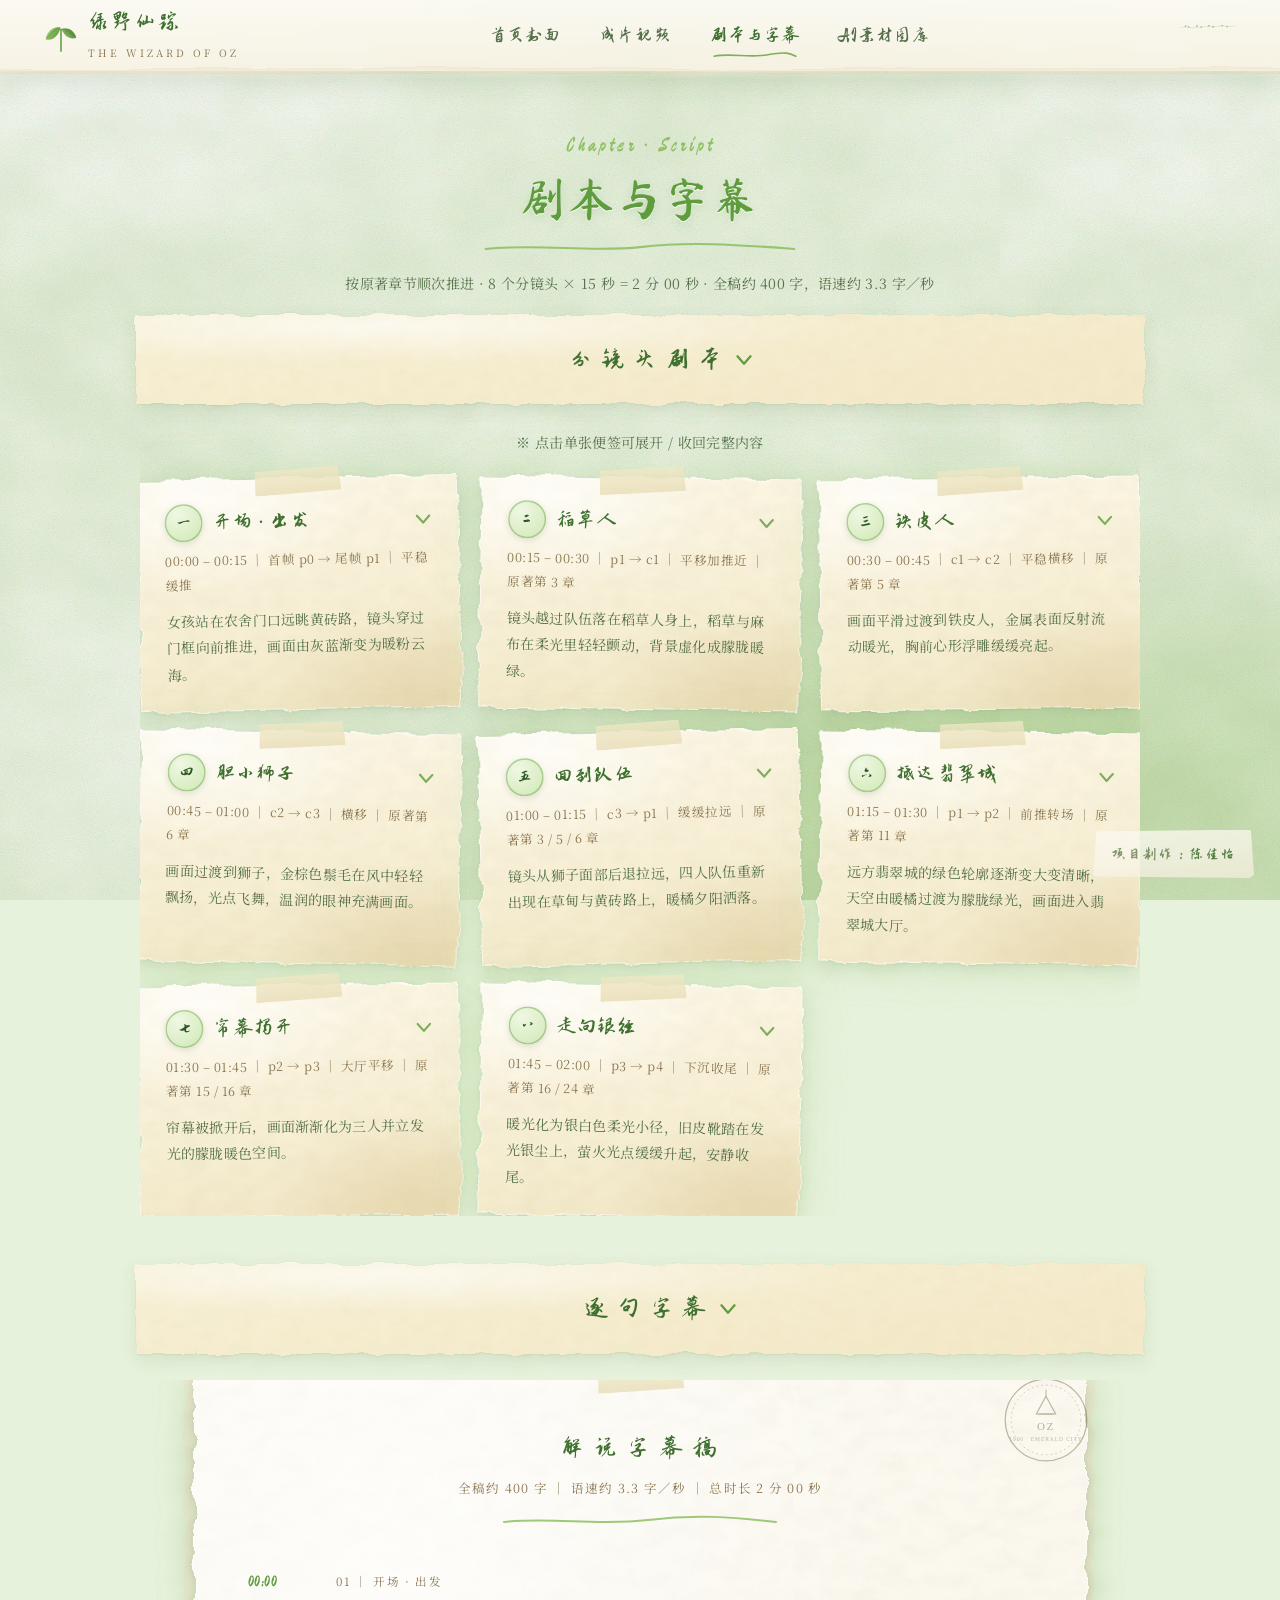
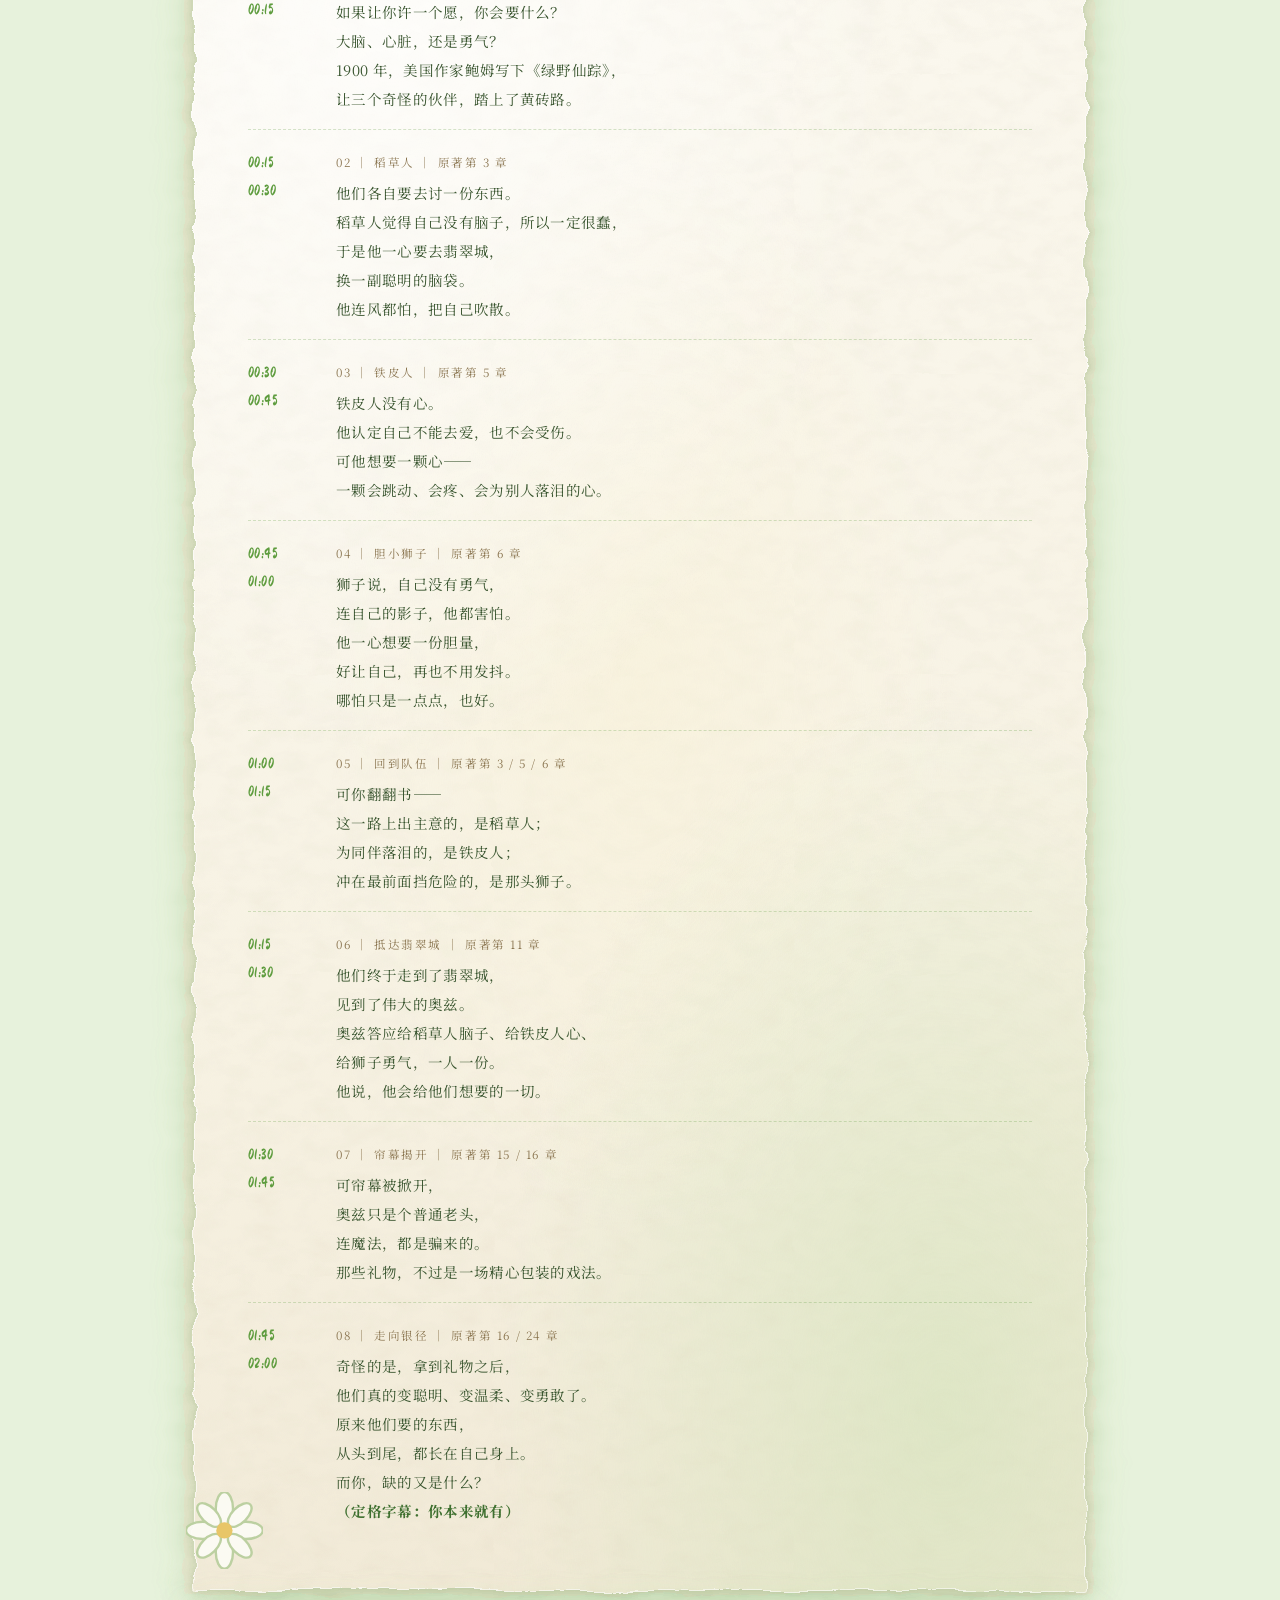
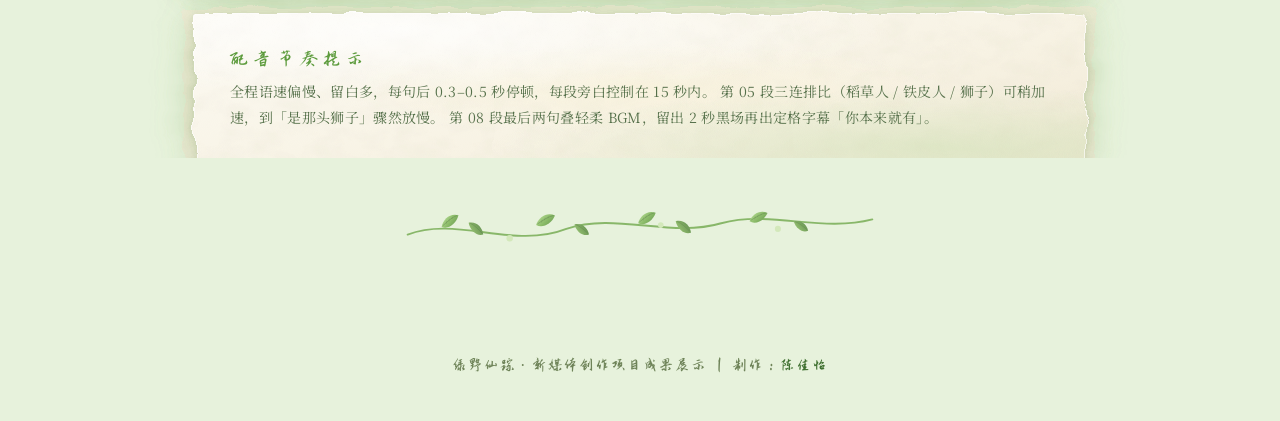
<file: script.html>
<!DOCTYPE html>
<html lang="zh-CN">
<head>
<meta charset="UTF-8">
<meta name="viewport" content="width=device-width, initial-scale=1, viewport-fit=cover">
<title>剧本与字幕 · 绿野仙踪 | 陈佳怡</title>
<meta name="description" content="《绿野仙踪》新媒体创作项目 —— 八个分镜头剧本与逐句字幕稿。制作：陈佳怡。">
<meta name="theme-color" content="#E7F2DC">
<link rel="stylesheet" href="css/style.css">
</head>
<body>

<!-- 入场遮罩：进入网页时纸张洇开 -->
<div class="intro" aria-hidden="true"></div>

<svg class="svg-defs" xmlns="http://www.w3.org/2000/svg" aria-hidden="true">
  <defs>
    <linearGradient id="gLeaf" x1="0" y1="0" x2="1" y2="1">
      <stop offset="0%" stop-color="#AED88A"/><stop offset="52%" stop-color="#7CB356"/><stop offset="100%" stop-color="#568F3A"/>
    </linearGradient>
    <linearGradient id="gLeaf2" x1="0" y1="1" x2="1" y2="0">
      <stop offset="0%" stop-color="#8FC064"/><stop offset="100%" stop-color="#4A7C36"/>
    </linearGradient>
    <linearGradient id="gTea" x1="0" y1="0" x2=".4" y2="1">
      <stop offset="0%" stop-color="#A9D287"/><stop offset="45%" stop-color="#78B053"/><stop offset="100%" stop-color="#3F7030"/>
    </linearGradient>

    <filter id="tornEdge" x="-12%" y="-18%" width="124%" height="136%">
      <feTurbulence type="fractalNoise" baseFrequency="0.020 0.040" numOctaves="5" seed="11" result="n"/>
      <feDisplacementMap in="SourceGraphic" in2="n" scale="11" xChannelSelector="R" yChannelSelector="G"/>
    </filter>
    <filter id="tornEdge2" x="-12%" y="-18%" width="124%" height="136%">
      <feTurbulence type="fractalNoise" baseFrequency="0.024 0.048" numOctaves="5" seed="27" result="n"/>
      <feDisplacementMap in="SourceGraphic" in2="n" scale="10" xChannelSelector="R" yChannelSelector="G"/>
    </filter>
    <filter id="tornEdge3" x="-14%" y="-20%" width="128%" height="140%">
      <feTurbulence type="fractalNoise" baseFrequency="0.030 0.055" numOctaves="4" seed="43" result="n"/>
      <feDisplacementMap in="SourceGraphic" in2="n" scale="8" xChannelSelector="R" yChannelSelector="G"/>
    </filter>
    <filter id="tornEdge4" x="-4%" y="-40%" width="108%" height="180%">
      <feTurbulence type="fractalNoise" baseFrequency="0.006 0.090" numOctaves="4" seed="59" result="n"/>
      <feDisplacementMap in="SourceGraphic" in2="n" scale="7" xChannelSelector="R" yChannelSelector="G"/>
    </filter>

    <g id="leafR">
      <path d="M0 0 C 9 -11, 26 -14, 36 -3 C 25 8, 8 10, 0 0 Z" fill="url(#gLeaf)"/>
      <path d="M3 -1 C 13 -3, 25 -6, 34 -4" stroke="#456F32" stroke-width="1.1" fill="none" opacity=".62"/>
      <path d="M13 -5 L10 0 M19 -6 L16 -2 M25 -6 L23 -3" stroke="#456F32" stroke-width=".75" opacity=".45"/>
    </g>
    <g id="leafL">
      <path d="M0 0 C -9 -11, -26 -14, -36 -3 C -25 8, -8 10, 0 0 Z" fill="url(#gLeaf2)"/>
      <path d="M-3 -1 C -13 -3, -25 -6, -34 -4" stroke="#456F32" stroke-width="1.1" fill="none" opacity=".62"/>
    </g>
    <g id="vineSpray">
      <path d="M4 104 C 12 72, 28 44, 56 22 C 74 8, 92 2, 110 3" fill="none" stroke="#5E9C3E" stroke-width="2.3" stroke-linecap="round"/>
      <path d="M34 60 C 46 58, 60 62, 68 70" fill="none" stroke="#5E9C3E" stroke-width="1.6" stroke-linecap="round"/>
      <use href="#leafR" transform="translate(14,78) rotate(-54) scale(.82)"/>
      <use href="#leafR" transform="translate(27,56) rotate(-40) scale(.92)"/>
      <use href="#leafR" transform="translate(43,37) rotate(-26) scale(1)"/>
      <use href="#leafR" transform="translate(62,22) rotate(-14) scale(.9)"/>
      <use href="#leafR" transform="translate(86,11) rotate(-5) scale(.78)"/>
      <use href="#leafL" transform="translate(24,86) rotate(28) scale(.76)"/>
      <use href="#leafL" transform="translate(38,66) rotate(16) scale(.84)"/>
      <use href="#leafL" transform="translate(66,70) rotate(34) scale(.7)"/>
      <circle cx="52" cy="46" r="3.2" fill="#CFE7B4"/>
      <circle cx="79" cy="30" r="2.6" fill="#CFE7B4"/>
    </g>
    <g id="vineH">
      <path d="M4 26 C 56 6, 116 42, 172 20 C 224 2, 282 30, 336 14 C 388 0, 442 24, 496 10" fill="none" stroke="#6FA84A" stroke-width="2" stroke-linecap="round" opacity=".92"/>
      <use href="#leafR" transform="translate(40,18) rotate(-30) scale(.6)"/>
      <use href="#leafL" transform="translate(84,26) rotate(34) scale(.55)"/>
      <use href="#leafR" transform="translate(140,16) rotate(-22) scale(.62)"/>
      <use href="#leafL" transform="translate(196,26) rotate(30) scale(.52)"/>
      <use href="#leafR" transform="translate(248,14) rotate(-26) scale(.6)"/>
      <use href="#leafL" transform="translate(304,24) rotate(32) scale(.56)"/>
      <use href="#leafR" transform="translate(366,12) rotate(-20) scale(.58)"/>
      <use href="#leafL" transform="translate(428,22) rotate(28) scale(.5)"/>
      <circle cx="112" cy="30" r="3.4" fill="#CFE7B4"/>
      <circle cx="272" cy="16" r="3" fill="#CFE7B4"/>
      <circle cx="396" cy="20" r="3.2" fill="#CFE7B4"/>
    </g>
    <g id="daisy">
      <g fill="#FDFCF6" stroke="#B7CE9C" stroke-width="1">
        <ellipse cx="0" cy="-9" rx="3.6" ry="7"/><ellipse cx="0" cy="9" rx="3.6" ry="7"/>
        <ellipse cx="-9" cy="0" rx="7" ry="3.6"/><ellipse cx="9" cy="0" rx="7" ry="3.6"/>
        <ellipse cx="-6.4" cy="-6.4" rx="3.2" ry="6.2" transform="rotate(-45 -6.4 -6.4)"/>
        <ellipse cx="6.4" cy="6.4" rx="3.2" ry="6.2" transform="rotate(-45 6.4 6.4)"/>
        <ellipse cx="-6.4" cy="6.4" rx="3.2" ry="6.2" transform="rotate(45 -6.4 6.4)"/>
        <ellipse cx="6.4" cy="-6.4" rx="3.2" ry="6.2" transform="rotate(45 6.4 -6.4)"/>
      </g>
      <circle cx="0" cy="0" r="3.4" fill="#E8C25C"/>
    </g>
    <g id="stampOZ">
      <circle cx="62" cy="62" r="55" fill="none" stroke="#9C9078" stroke-width="1.7" opacity=".85"/>
      <circle cx="62" cy="62" r="47" fill="none" stroke="#9C9078" stroke-width="1" opacity=".72" stroke-dasharray="2.5 4"/>
      <path d="M62 30 L75 54 L49 54 Z" fill="none" stroke="#9C9078" stroke-width="1.5" opacity=".9"/>
      <path d="M62 30 L62 21" stroke="#9C9078" stroke-width="1.3" opacity=".9"/>
      <path d="M52 54 L72 54" stroke="#9C9078" stroke-width="1.3" opacity=".9"/>
      <text x="62" y="76" text-anchor="middle" font-family="Georgia,serif" font-size="15" letter-spacing="2" fill="#9C9078" opacity=".95">OZ</text>
      <text x="62" y="90" text-anchor="middle" font-family="Georgia,serif" font-size="7.5" letter-spacing="1.2" fill="#9C9078" opacity=".85">1900 · EMERALD CITY</text>
    </g>
    <g id="butterfly">
      <path d="M16 18 C 3 3, -8 10, 1 20 C -8 29, 3 36, 16 22 Z" fill="#BAD89C"/>
      <path d="M18 18 C 31 3, 42 10, 33 20 C 42 29, 31 36, 18 22 Z" fill="#A8D283"/>
      <ellipse cx="17" cy="20" rx="1.7" ry="7.4" fill="#3F7030"/>
      <path d="M17 13 C 14 5, 10 2, 7 1 M17 13 C 20 5, 24 2, 27 1" stroke="#3F7030" stroke-width="1" fill="none"/>
    </g>
    <g id="chev"><path d="M5 4 L13 12 L5 20" fill="none" stroke="#5E9C3E" stroke-width="2.6" stroke-linecap="round" stroke-linejoin="round"/></g>
    <g id="chevD"><path d="M3 6 L11 15 L19 6" fill="none" stroke="#5E9C3E" stroke-width="2.8" stroke-linecap="round" stroke-linejoin="round"/></g>
    <g id="waveRule"><path d="M6 8 C 60 2, 120 12, 170 6 S 270 3, 334 8" fill="none" stroke="#8FC064" stroke-width="2.2" stroke-linecap="round"/></g>
    <g id="tinyLeaf"><path d="M0 0 C 6 -8, 18 -10, 24 -2 C 16 6, 6 8, 0 0 Z" fill="#8FC064" opacity=".85"/></g>
  </defs>
</svg>

<nav class="topnav">
  <a class="brand" href="index.html">
    <svg class="brand__leaf" viewBox="0 0 40 40" aria-hidden="true">
      <use href="#leafR" transform="translate(2,24) rotate(-34) scale(.62)"/>
      <use href="#leafL" transform="translate(38,22) rotate(26) scale(.56)"/>
      <path d="M20 38 L20 12" stroke="#5E9C3E" stroke-width="1.8" stroke-linecap="round"/>
    </svg>
    <span><span class="brand__txt">绿野仙踪</span><span class="brand__en">THE WIZARD OF OZ</span></span>
  </a>
  <div class="navlinks">
    <a class="navlink" href="index.html">首页封面</a>
    <a class="navlink" href="video.html">成片视频</a>
    <a class="navlink is-active" href="script.html">剧本与字幕</a>
    <a class="navlink" href="gallery.html">AI素材图库</a>
  </div>
  <span class="navdeco" aria-hidden="true"><svg viewBox="0 0 100 40"><use href="#vineH" transform="scale(.2)"/></svg></span>
</nav>

<div class="drift" id="drift" aria-hidden="true"></div>

<main class="page" id="page">

  <header class="pagehead">
    <span class="pagehead__en">Chapter · Script</span>
    <h1 class="script-title script-title--lg" style="margin:0;">剧本与字幕</h1>
    <svg class="pagehead__deco" viewBox="0 0 340 16" aria-hidden="true"><use href="#waveRule"/></svg>
    <p class="muted small" style="max-width:640px;margin:14px auto 0;">
      按原著章节顺次推进 · 8 个分镜头 × 15 秒 = 2 分 00 秒 · 全稿约 400 字，语速约 3.3 字／秒
    </p>
  </header>

  <section class="scriptwrap">

    <!-- ==========================================================
         分组一：分镜头剧本（点击牛皮纸横幅整体展开 / 收起）
         ========================================================== -->
    <div class="group is-open" id="group1">
      <div class="banner banner--click group__banner" role="button" tabindex="0" aria-expanded="true">
        <svg class="group__ico" viewBox="0 0 68 70" aria-hidden="true"><use href="#icoQuill"/></svg>
        <span class="banner__text">分 镜 头 剧 本</span>
        <svg class="fold__arrow" viewBox="0 0 22 21" aria-hidden="true"><use href="#chevD"/></svg>
      </div>

      <div class="group__body">
        <div class="group__inner">
          <p class="muted small center" style="margin:0 0 18px;">※ 点击单张便签可展开 / 收回完整内容</p>

          <div class="notes">

            <!-- ★ 镜头一 -->
            <article class="note">
              <span class="tape tape--tc" aria-hidden="true"></span>
              <div class="note__head">
                <span class="note__no">一</span>
                <span class="note__t">开场 · 出发</span>
                <svg class="note__arrow" viewBox="0 0 22 21" aria-hidden="true"><use href="#chevD"/></svg>
              </div>
              <p class="note__meta">00:00 – 00:15 ｜ 首帧 p0 → 尾帧 p1 ｜ 平稳缓推</p>
              <p class="note__brief">女孩站在农舍门口远眺黄砖路，镜头穿过门框向前推进，画面由灰蓝渐变为暖粉云海。</p>
              <div class="note__body">
                <div class="note__bodyin">
                  <div class="note__content">
                    <p class="note__row"><span class="note__k">画面</span><span class="note__v">镜头从农舍门口的女孩身后缓缓向前推进，穿过门框，黄砖路在脚下延伸展开，画面由灰蓝渐变为暖粉云海，光点如萤火般浮现，最后落到花海中并肩前行的四人背影。</span></p>
                    <p class="note__row"><span class="note__k">运镜</span><span class="note__v">平稳缓推，节奏抒情，光影温柔流动。</span></p>
                    <p class="note__row"><span class="note__k">字幕</span><span class="note__v">如果让你许一个愿，你会要什么？大脑、心脏，还是勇气？1900 年，美国作家鲍姆写下《绿野仙踪》，让三个奇怪的伙伴，踏上了黄砖路。</span></p>
                  </div>
                </div>
              </div>
            </article>

            <!-- ★ 镜头二 -->
            <article class="note">
              <span class="tape tape--tc" aria-hidden="true"></span>
              <div class="note__head">
                <span class="note__no">二</span>
                <span class="note__t">稻草人</span>
                <svg class="note__arrow" viewBox="0 0 22 21" aria-hidden="true"><use href="#chevD"/></svg>
              </div>
              <p class="note__meta">00:15 – 00:30 ｜ p1 → c1 ｜ 平移加推近 ｜ 原著第 3 章</p>
              <p class="note__brief">镜头越过队伍落在稻草人身上，稻草与麻布在柔光里轻轻颤动，背景虚化成朦胧暖绿。</p>
              <div class="note__body">
                <div class="note__bodyin">
                  <div class="note__content">
                    <p class="note__row"><span class="note__k">画面</span><span class="note__v">镜头从四人身侧缓缓平移并推近，越过队伍落在稻草人身上，稻草与麻布在柔光里轻轻颤动，背景虚化成朦胧暖绿，光点缓缓升起。</span></p>
                    <p class="note__row"><span class="note__k">运镜</span><span class="note__v">平移加推近，温柔聚焦。</span></p>
                    <p class="note__row"><span class="note__k">字幕</span><span class="note__v">他们各自要去讨一份东西。稻草人觉得自己没有脑子，所以一定很蠢，于是他一心要去翡翠城，换一副聪明的脑袋。他连风都怕，把自己吹散。</span></p>
                  </div>
                </div>
              </div>
            </article>

            <!-- ★ 镜头三 -->
            <article class="note">
              <span class="tape tape--tc" aria-hidden="true"></span>
              <div class="note__head">
                <span class="note__no">三</span>
                <span class="note__t">铁皮人</span>
                <svg class="note__arrow" viewBox="0 0 22 21" aria-hidden="true"><use href="#chevD"/></svg>
              </div>
              <p class="note__meta">00:30 – 00:45 ｜ c1 → c2 ｜ 平稳横移 ｜ 原著第 5 章</p>
              <p class="note__brief">画面平滑过渡到铁皮人，金属表面反射流动暖光，胸前心形浮雕缓缓亮起。</p>
              <div class="note__body">
                <div class="note__bodyin">
                  <div class="note__content">
                    <p class="note__row"><span class="note__k">画面</span><span class="note__v">镜头从稻草人平稳横移，光晕连成一片，画面平滑过渡到铁皮人，金属表面反射流动暖光，胸前心形浮雕缓缓亮起，铆钉细节逐渐清晰。</span></p>
                    <p class="note__row"><span class="note__k">运镜</span><span class="note__v">横移，光影流转。</span></p>
                    <p class="note__row"><span class="note__k">字幕</span><span class="note__v">铁皮人没有心。他认定自己不能去爱，也不会受伤。可他想要一颗心——一颗会跳动、会疼、会为别人落泪的心。</span></p>
                  </div>
                </div>
              </div>
            </article>

            <!-- ★ 镜头四 -->
            <article class="note">
              <span class="tape tape--tc" aria-hidden="true"></span>
              <div class="note__head">
                <span class="note__no">四</span>
                <span class="note__t">胆小狮子</span>
                <svg class="note__arrow" viewBox="0 0 22 21" aria-hidden="true"><use href="#chevD"/></svg>
              </div>
              <p class="note__meta">00:45 – 01:00 ｜ c2 → c3 ｜ 横移 ｜ 原著第 6 章</p>
              <p class="note__brief">画面过渡到狮子，金棕色鬃毛在风中轻轻飘扬，光点飞舞，温润的眼神充满画面。</p>
              <div class="note__body">
                <div class="note__bodyin">
                  <div class="note__content">
                    <p class="note__row"><span class="note__k">画面</span><span class="note__v">镜头从铁皮人继续横移，柔光相连，画面过渡到狮子，金棕色鬃毛在风中轻轻飘扬，光点飞舞，温润的眼神渐渐充满画面。</span></p>
                    <p class="note__row"><span class="note__k">运镜</span><span class="note__v">横移，毛发微动。</span></p>
                    <p class="note__row"><span class="note__k">字幕</span><span class="note__v">狮子说，自己没有勇气，连自己的影子，他都害怕。他一心想要一份胆量，好让自己，再也不用发抖。哪怕只是一点点，也好。</span></p>
                  </div>
                </div>
              </div>
            </article>

            <!-- ★ 镜头五 -->
            <article class="note">
              <span class="tape tape--tc" aria-hidden="true"></span>
              <div class="note__head">
                <span class="note__no">五</span>
                <span class="note__t">回到队伍</span>
                <svg class="note__arrow" viewBox="0 0 22 21" aria-hidden="true"><use href="#chevD"/></svg>
              </div>
              <p class="note__meta">01:00 – 01:15 ｜ c3 → p1 ｜ 缓缓拉远 ｜ 原著第 3 / 5 / 6 章</p>
              <p class="note__brief">镜头从狮子面部后退拉远，四人队伍重新出现在草甸与黄砖路上，暖橘夕阳洒落。</p>
              <div class="note__body">
                <div class="note__bodyin">
                  <div class="note__content">
                    <p class="note__row"><span class="note__k">画面</span><span class="note__v">镜头从狮子面部缓缓后退拉远，鬃毛边缘的光晕逐渐散开，四人队伍重新出现在草甸与黄砖路上，暖橘夕阳洒落。</span></p>
                    <p class="note__row"><span class="note__k">运镜</span><span class="note__v">拉远，回到群像。本段三连排比句可稍加速，到「是那头狮子」骤然放慢。</span></p>
                    <p class="note__row"><span class="note__k">字幕</span><span class="note__v">可你翻翻书——这一路上出主意的，是稻草人；为同伴落泪的，是铁皮人；冲在最前面挡危险的，是那头狮子。</span></p>
                  </div>
                </div>
              </div>
            </article>

            <!-- ★ 镜头六 -->
            <article class="note">
              <span class="tape tape--tc" aria-hidden="true"></span>
              <div class="note__head">
                <span class="note__no">六</span>
                <span class="note__t">抵达翡翠城</span>
                <svg class="note__arrow" viewBox="0 0 22 21" aria-hidden="true"><use href="#chevD"/></svg>
              </div>
              <p class="note__meta">01:15 – 01:30 ｜ p1 → p2 ｜ 前推转场 ｜ 原著第 11 章</p>
              <p class="note__brief">远方翡翠城的绿色轮廓逐渐变大变清晰，天空由暖橘过渡为朦胧绿光，画面进入翡翠城大厅。</p>
              <div class="note__body">
                <div class="note__bodyin">
                  <div class="note__content">
                    <p class="note__row"><span class="note__k">画面</span><span class="note__v">镜头跟随四人背影向前推进，远方翡翠城的绿色轮廓逐渐变大变清晰，天空由暖橘过渡为朦胧绿光，最终画面进入翡翠城大厅。</span></p>
                    <p class="note__row"><span class="note__k">运镜</span><span class="note__v">前推，场景转换。</span></p>
                    <p class="note__row"><span class="note__k">字幕</span><span class="note__v">他们终于走到了翡翠城，见到了伟大的奥兹。奥兹答应给稻草人脑子、给铁皮人心、给狮子勇气，一人一份。他说，他会给他们想要的一切。</span></p>
                  </div>
                </div>
              </div>
            </article>

            <!-- ★ 镜头七 -->
            <article class="note">
              <span class="tape tape--tc" aria-hidden="true"></span>
              <div class="note__head">
                <span class="note__no">七</span>
                <span class="note__t">帘幕揭开</span>
                <svg class="note__arrow" viewBox="0 0 22 21" aria-hidden="true"><use href="#chevD"/></svg>
              </div>
              <p class="note__meta">01:30 – 01:45 ｜ p2 → p3 ｜ 大厅平移 ｜ 原著第 15 / 16 章</p>
              <p class="note__brief">帘幕被掀开后，画面渐渐化为三人并立发光的朦胧暖色空间。</p>
              <div class="note__body">
                <div class="note__bodyin">
                  <div class="note__content">
                    <p class="note__row"><span class="note__k">画面</span><span class="note__v">镜头在翡翠城大厅内缓缓平移，绿色穹顶与立柱的光晕流动，帘幕被掀开后，画面渐渐化为三人并立发光的朦胧暖色空间。</span></p>
                    <p class="note__row"><span class="note__k">运镜</span><span class="note__v">平移，梦幻过渡。</span></p>
                    <p class="note__row"><span class="note__k">字幕</span><span class="note__v">可帘幕被掀开，奥兹只是个普通老头，连魔法，都是骗来的。那些礼物，不过是一场精心包装的戏法。</span></p>
                  </div>
                </div>
              </div>
            </article>

            <!-- ★ 镜头八 -->
            <article class="note">
              <span class="tape tape--tc" aria-hidden="true"></span>
              <div class="note__head">
                <span class="note__no">八</span>
                <span class="note__t">走向银径</span>
                <svg class="note__arrow" viewBox="0 0 22 21" aria-hidden="true"><use href="#chevD"/></svg>
              </div>
              <p class="note__meta">01:45 – 02:00 ｜ p3 → p4 ｜ 下沉收尾 ｜ 原著第 16 / 24 章</p>
              <p class="note__brief">暖光化为银白色柔光小径，旧皮靴踏在发光银尘上，萤火光点缓缓升起，安静收尾。</p>
              <div class="note__body">
                <div class="note__bodyin">
                  <div class="note__content">
                    <p class="note__row"><span class="note__k">画面</span><span class="note__v">镜头从三人群像缓缓向下沉，暖光渐渐化为银白色的柔光小径，一双旧皮靴轻轻踏在发光的银尘上，萤火般的光点缓缓升起，安静收尾。</span></p>
                    <p class="note__row"><span class="note__k">运镜</span><span class="note__v">下沉，色调转银。结尾最后两句叠轻柔 BGM，留 2 秒黑场再出定格字幕。</span></p>
                    <p class="note__row"><span class="note__k">字幕</span><span class="note__v">奇怪的是，拿到礼物之后，他们真的变聪明、变温柔、变勇敢了。原来他们要的东西，从头到尾，都长在自己身上。而你，缺的又是什么？<br><b>（定格字幕：你本来就有）</b></span></p>
                  </div>
                </div>
              </div>
            </article>

          </div>
        </div>
      </div>
    </div>

    <!-- ==========================================================
         分组二：逐句字幕（可折叠）
         ========================================================== -->
    <div class="group is-open" id="group2">
      <div class="banner banner--click group__banner" role="button" tabindex="0" aria-expanded="true">
        <svg class="group__ico" viewBox="0 0 68 70" aria-hidden="true"><use href="#icoFilm"/></svg>
        <span class="banner__text">逐 句 字 幕</span>
        <svg class="fold__arrow" viewBox="0 0 22 21" aria-hidden="true"><use href="#chevD"/></svg>
      </div>

      <div class="group__body">
        <div class="group__inner">

          <!-- 字幕大信纸（★ 替换字幕文字：改下面每一条 .subline） -->
          <div class="subsheet paper">
            <span class="tape tape--tc" aria-hidden="true"></span>
            <svg class="stamp" style="right:-12px;top:-6px;width:92px" viewBox="0 0 124 124" aria-hidden="true"><use href="#stampOZ"/></svg>
            <svg class="dryflower" style="left:-14px;bottom:16px" viewBox="-16 -16 32 32" aria-hidden="true"><use href="#daisy"/></svg>

            <div class="subsheet__hd">
              <h3>解 说 字 幕 稿</h3>
              <p>全稿约 400 字 ｜ 语速约 3.3 字／秒 ｜ 总时长 2 分 00 秒</p>
              <div class="subsheet__rule" aria-hidden="true"></div>
            </div>

            <!-- 01 -->
            <div class="subline">
              <span class="subline__time">00:00<br>00:15</span>
              <div class="subline__txt">
                <span class="subline__role">01 ｜ 开场 · 出发</span><br>
                如果让你许一个愿，你会要什么？<br>
                大脑、心脏，还是勇气？<br>
                1900 年，美国作家鲍姆写下《绿野仙踪》，<br>
                让三个奇怪的伙伴，踏上了黄砖路。
              </div>
            </div>

            <!-- 02 -->
            <div class="subline">
              <span class="subline__time">00:15<br>00:30</span>
              <div class="subline__txt">
                <span class="subline__role">02 ｜ 稻草人 ｜ 原著第 3 章</span><br>
                他们各自要去讨一份东西。<br>
                稻草人觉得自己没有脑子，所以一定很蠢，<br>
                于是他一心要去翡翠城，<br>
                换一副聪明的脑袋。<br>
                他连风都怕，把自己吹散。
              </div>
            </div>

            <!-- 03 -->
            <div class="subline">
              <span class="subline__time">00:30<br>00:45</span>
              <div class="subline__txt">
                <span class="subline__role">03 ｜ 铁皮人 ｜ 原著第 5 章</span><br>
                铁皮人没有心。<br>
                他认定自己不能去爱，也不会受伤。<br>
                可他想要一颗心——<br>
                一颗会跳动、会疼、会为别人落泪的心。
              </div>
            </div>

            <!-- 04 -->
            <div class="subline">
              <span class="subline__time">00:45<br>01:00</span>
              <div class="subline__txt">
                <span class="subline__role">04 ｜ 胆小狮子 ｜ 原著第 6 章</span><br>
                狮子说，自己没有勇气，<br>
                连自己的影子，他都害怕。<br>
                他一心想要一份胆量，<br>
                好让自己，再也不用发抖。<br>
                哪怕只是一点点，也好。
              </div>
            </div>

            <!-- 05 -->
            <div class="subline">
              <span class="subline__time">01:00<br>01:15</span>
              <div class="subline__txt">
                <span class="subline__role">05 ｜ 回到队伍 ｜ 原著第 3 / 5 / 6 章</span><br>
                可你翻翻书——<br>
                这一路上出主意的，是稻草人；<br>
                为同伴落泪的，是铁皮人；<br>
                冲在最前面挡危险的，是那头狮子。
              </div>
            </div>

            <!-- 06 -->
            <div class="subline">
              <span class="subline__time">01:15<br>01:30</span>
              <div class="subline__txt">
                <span class="subline__role">06 ｜ 抵达翡翠城 ｜ 原著第 11 章</span><br>
                他们终于走到了翡翠城，<br>
                见到了伟大的奥兹。<br>
                奥兹答应给稻草人脑子、给铁皮人心、<br>
                给狮子勇气，一人一份。<br>
                他说，他会给他们想要的一切。
              </div>
            </div>

            <!-- 07 -->
            <div class="subline">
              <span class="subline__time">01:30<br>01:45</span>
              <div class="subline__txt">
                <span class="subline__role">07 ｜ 帘幕揭开 ｜ 原著第 15 / 16 章</span><br>
                可帘幕被掀开，<br>
                奥兹只是个普通老头，<br>
                连魔法，都是骗来的。<br>
                那些礼物，不过是一场精心包装的戏法。
              </div>
            </div>

            <!-- 08 -->
            <div class="subline">
              <span class="subline__time">01:45<br>02:00</span>
              <div class="subline__txt">
                <span class="subline__role">08 ｜ 走向银径 ｜ 原著第 16 / 24 章</span><br>
                奇怪的是，拿到礼物之后，<br>
                他们真的变聪明、变温柔、变勇敢了。<br>
                原来他们要的东西，<br>
                从头到尾，都长在自己身上。<br>
                而你，缺的又是什么？<br>
                <b style="color:#3F7030;">（定格字幕：你本来就有）</b>
              </div>
            </div>

          </div>

          <!-- 配音节奏提示便签 -->
          <div class="paper paper--tight" style="max-width:880px;margin:clamp(22px,3vw,34px) auto 0;">
            <p class="hand" style="font-size:19px;margin:0 0 8px;">配 音 节 奏 提 示</p>
            <p class="muted small" style="margin:0;">全程语速偏慢、留白多，每句后 0.3–0.5 秒停顿，每段旁白控制在 15 秒内。
              第 05 段三连排比（稻草人 / 铁皮人 / 狮子）可稍加速，到「是那头狮子」骤然放慢。
              第 08 段最后两句叠轻柔 BGM，留出 2 秒黑场再出定格字幕「你本来就有」。</p>
          </div>

        </div>
      </div>
    </div>

    <!-- 页面装饰 -->
    <div style="position:relative;margin-top:clamp(26px,4vw,46px);text-align:center;">
      <svg style="display:block;width:min(520px,92%);height:34px;margin:0 auto;opacity:.85;" viewBox="0 0 500 36" aria-hidden="true"><use href="#vineH"/></svg>
    </div>
  </section>
</main>

<div class="signature">项目制作：<span class="signature__name">陈佳怡</span></div>
<div class="footsign">绿野仙踪 · 新媒体创作项目成果展示 &nbsp;|&nbsp; 制作：<span>陈佳怡</span></div>

<script src="js/main.js"></script>
</body>
</html>
</file>
<file: css/style.css>
/* ==========================================================================
   绿野仙踪 · 森系水彩手账作品集  ——  css/style.css
   风格严格参考：Verdant Vibes 复古水彩手账 PPT 模板
   --------------------------------------------------------------------------
   【本次改动 v3.0 整站视觉重做】
   1) 背景   浅薄荷绿水彩晕染底纹（多层径向渐变 + feTurbulence 水渍 + 纸颗粒）
   2) 纸张   真实撕边毛边（SVG feDisplacementMap）+ 多层纸片叠加 + 水彩晕染阴影
   3) 标题   草绿色温柔手写体（英文斜体手写 + 中文行楷）
   4) 横幅   米黄色撕边纸条替代所有扁平按钮/标题栏
   5) 装饰   手绘水彩绿植藤蔓 / 复古邮戳 / 绿茶具 / 旧书 / 干花 / 蝴蝶 / 胶带
   6) 动画   整体淡入 → 主纸飘落 → 卡片错落弹出 → 藤蔓浮现 → 邮戳压印
   7) 署名   陈佳怡（右下角固定 + 页脚）
   配色：薄荷绿 #E7F2DC  草绿 #5E9C3E  米黄 #F8F1D6  纸白 #FCFAF3
   ========================================================================== */

@import url('https://fonts.googleapis.com/css2?family=Ma+Shan+Zheng&family=Zhi+Mang+Xing&family=Noto+Serif+SC:wght@400;500;600;700&display=swap');

/* --------------------------------------------------------------------------
   1. 设计变量
   -------------------------------------------------------------------------- */
:root{
  /* 底色系 */
  --mint:#E7F2DC;
  --mint-2:#D9EAC8;
  --mint-3:#EFF7E6;
  --mint-deep:#C6E0AC;

  /* 纸张系 */
  --paper:#FCFAF3;
  --paper-2:#F7F2E3;
  --paper-3:#F0E8D4;
  --cream:#F8F1D6;
  --cream-2:#F2E7C2;
  --kraft:#E5D5A8;

  /* 绿色系 */
  --green:#5E9C3E;
  --green-d:#3F7030;
  --green-dd:#2F5624;
  --green-l:#8FC064;
  --green-xl:#BAD89C;

  /* 文字与做旧 */
  --ink:#39552F;
  --ink-2:#55704A;
  --brown:#8A7550;
  --stamp:#9C9078;
  --line:rgba(94,156,62,.28);

  /* 阴影（水彩晕染感：暖棕实影 + 薄荷绿柔光） */
  --sh-soft:0 6px 16px rgba(96,124,72,.14), 0 1px 2px rgba(96,124,72,.10);
  --sh-mid:0 12px 30px rgba(96,124,72,.20), 0 2px 6px rgba(96,124,72,.12);
  --sh-deep:0 22px 50px rgba(88,116,66,.28), 0 4px 10px rgba(88,116,66,.14);
  --glow:0 0 0 1px rgba(255,255,255,.6) inset, 0 0 40px rgba(160,206,124,.30);

  /* 字体 */
  --f-hand:'Zhi Mang Xing','Ma Shan Zheng','STXingkai','华文行楷','KaiTi','楷体',cursive;
  --f-title:'Ma Shan Zheng','Zhi Mang Xing','STXingkai','华文行楷',cursive;
  --f-body:'Noto Serif SC','Songti SC','SimSun','宋体',serif;

  /* 缓动（全部缓慢柔和，不夸张） */
  --e-silk:cubic-bezier(.22,.68,.30,1);
  --e-pop:cubic-bezier(.34,1.56,.54,1);
  --e-soft:cubic-bezier(.25,.8,.3,1);

  --nav-h:66px;
}

/* --------------------------------------------------------------------------
   2. 基础重置 + 水彩背景（禁止纯色）
   -------------------------------------------------------------------------- */
*,*::before,*::after{ box-sizing:border-box; }

html{ scroll-behavior:smooth; -webkit-text-size-adjust:100%; }

body{
  margin:0;
  min-height:100vh;
  font-family:var(--f-body);
  font-size:16px;
  line-height:1.9;
  color:var(--ink);
  letter-spacing:.02em;
  position:relative;
  /* 【本次改动】薄荷绿多层水彩晕染底纹，绝非单调纯色 */
  background-color:var(--mint);
  background-image:
    radial-gradient(60% 44% at 10% 6%,  rgba(255,255,255,.92) 0%, rgba(255,255,255,0) 64%),
    radial-gradient(50% 38% at 92% 12%, rgba(255,255,255,.78) 0%, rgba(255,255,255,0) 62%),
    radial-gradient(72% 52% at 80% 90%, rgba(186,216,156,.80) 0%, rgba(186,216,156,0) 66%),
    radial-gradient(54% 46% at 18% 84%, rgba(255,255,255,.66) 0%, rgba(255,255,255,0) 64%),
    radial-gradient(120% 84% at 50% 46%, var(--mint-3) 0%, var(--mint) 46%, var(--mint-2) 100%);
  background-attachment:fixed;
  overflow-x:hidden;
}

/* 水渍晕染层（程序化生成的柔和斑块） */
body::before{
  content:"";
  position:fixed; inset:0;
  pointer-events:none;
  z-index:0;
  background-image:url("data:image/svg+xml,%3Csvg xmlns='http://www.w3.org/2000/svg' width='1000' height='1000'%3E%3Cfilter id='w'%3E%3CfeTurbulence type='fractalNoise' baseFrequency='0.010 0.013' numOctaves='5' seed='6'/%3E%3CfeColorMatrix values='0 0 0 0 0.42  0 0 0 0 0.60  0 0 0 0 0.30  0 0 0 -0.70 0.55'/%3E%3C/filter%3E%3Crect width='1000' height='1000' filter='url(%23w)'/%3E%3C/svg%3E");
  background-size:1000px 1000px;
  opacity:.34;
  mix-blend-mode:multiply;
}
/* 纸颗粒层 */
body::after{
  content:"";
  position:fixed; inset:0;
  pointer-events:none;
  z-index:0;
  background-image:url("data:image/svg+xml,%3Csvg xmlns='http://www.w3.org/2000/svg' width='260' height='260'%3E%3Cfilter id='g'%3E%3CfeTurbulence type='fractalNoise' baseFrequency='0.86' numOctaves='4' seed='3'/%3E%3C/filter%3E%3Crect width='260' height='260' filter='url(%23g)'/%3E%3C/svg%3E");
  background-size:260px 260px;
  opacity:.22;
  mix-blend-mode:multiply;
}

/* 内容层抬到背景之上 */
.page{ position:relative; z-index:1; }

/* 隐藏的 SVG 定义容器（不可用 display:none，否则 filter 引用失效） */
.svg-defs{ position:absolute; width:0; height:0; overflow:hidden; }

a{ color:var(--green-d); text-decoration:none; }

/* --------------------------------------------------------------------------
   3. 纸张系统：撕边 + 多层叠加 + 纸肌理 + 水彩晕染阴影
   【本次改动】全部纸张统一由 .paper 的 ::before 通过 SVG 撕边滤镜生成
   -------------------------------------------------------------------------- */
.paper{
  position:relative;
  z-index:0;
  padding:46px 50px;
  color:var(--ink);
  /* 自身不留背景，交给 ::before，才能让撕边生效 */
}
/* 撕边底纸（第 1 层：略大的错位底纸，营造多层纸片叠加） */
.paper::after{
  content:"";
  position:absolute;
  inset:-12px -14px -10px -16px;
  z-index:-2;
  background:var(--paper-3);
  opacity:.72;
  filter:url(#tornEdge2);
  border-radius:3px;
}
/* 主纸面（第 2 层：带水彩纸肌理 + 明暗层次 + 晕染阴影） */
.paper::before{
  content:"";
  position:absolute;
  inset:-6px;
  z-index:-1;
  border-radius:3px;
  /* 纸纤维 + 受光/沉色层次 + 水彩淡淡晕染 */
  background-image:
    radial-gradient(80% 60% at 22% 12%, rgba(255,255,255,.72) 0%, rgba(255,255,255,0) 70%),
    radial-gradient(70% 55% at 84% 90%, rgba(206,226,182,.55) 0%, rgba(206,226,182,0) 72%),
    radial-gradient(46% 40% at 50% 50%, rgba(248,241,214,.50) 0%, rgba(248,241,214,0) 76%),
    url("data:image/svg+xml,%3Csvg xmlns='http://www.w3.org/2000/svg' width='300' height='300'%3E%3Cfilter id='p'%3E%3CfeTurbulence type='fractalNoise' baseFrequency='0.035 0.06' numOctaves='4' seed='19'/%3E%3CfeColorMatrix values='0 0 0 0 0.55  0 0 0 0 0.50  0 0 0 0 0.36  0 0 0 -0.16 0.10'/%3E%3C/filter%3E%3Crect width='300' height='300' filter='url(%23p)'/%3E%3C/svg%3E"),
    linear-gradient(168deg, var(--paper) 0%, var(--paper-2) 62%, var(--paper-3) 100%);
  background-size:auto, auto, auto, 300px 300px, auto;
  box-shadow:var(--sh-mid), var(--glow);
  filter:url(#tornEdge);
}

/* 纸张配色变体 */
.paper--cream::before{
  background-image:
    radial-gradient(78% 60% at 24% 10%, rgba(255,255,255,.66) 0%, rgba(255,255,255,0) 70%),
    radial-gradient(66% 54% at 82% 92%, rgba(214,194,140,.42) 0%, rgba(214,194,140,0) 72%),
    url("data:image/svg+xml,%3Csvg xmlns='http://www.w3.org/2000/svg' width='300' height='300'%3E%3Cfilter id='p'%3E%3CfeTurbulence type='fractalNoise' baseFrequency='0.04 0.065' numOctaves='4' seed='23'/%3E%3CfeColorMatrix values='0 0 0 0 0.58  0 0 0 0 0.50  0 0 0 0 0.32  0 0 0 -0.18 0.12'/%3E%3C/filter%3E%3Crect width='300' height='300' filter='url(%23p)'/%3E%3C/svg%3E"),
    linear-gradient(170deg, var(--cream) 0%, #F6EED2 60%, var(--cream-2) 100%);
  background-size:auto,auto,300px 300px,auto;
}
.paper--kraft::before{
  background-image:
    radial-gradient(76% 58% at 20% 12%, rgba(255,255,255,.52) 0%, rgba(255,255,255,0) 70%),
    url("data:image/svg+xml,%3Csvg xmlns='http://www.w3.org/2000/svg' width='280' height='280'%3E%3Cfilter id='p'%3E%3CfeTurbulence type='fractalNoise' baseFrequency='0.05 0.08' numOctaves='4' seed='31'/%3E%3CfeColorMatrix values='0 0 0 0 0.52  0 0 0 0 0.42  0 0 0 0 0.24  0 0 0 -0.22 0.16'/%3E%3C/filter%3E%3Crect width='280' height='280' filter='url(%23p)'/%3E%3C/svg%3E"),
    linear-gradient(168deg, var(--kraft) 0%, #E0CF9E 58%, #D8C68E 100%);
  background-size:auto,280px 280px,auto;
}
.paper--white::before{
  background-image:
    radial-gradient(80% 62% at 26% 8%, rgba(255,255,255,.92) 0%, rgba(255,255,255,0) 72%),
    linear-gradient(170deg, #FFFDF8 0%, #FBF7EC 100%);
  background-size:auto,auto;
}
.paper--flat{ padding:0; }
.paper--tight{ padding:28px 30px; }

/* 纸张悬浮微动作 */
.paper--hoverable{ transition:transform .68s var(--e-silk), filter .68s var(--e-silk); }
.paper--hoverable:hover{ transform:translateY(-6px) rotate(-.5deg); }
.paper--hoverable:hover::before{ box-shadow:var(--sh-deep), var(--glow); }

/* --------------------------------------------------------------------------
   4. 标题与文字（温柔手写感）
   -------------------------------------------------------------------------- */
.hand{
  font-family:var(--f-hand);
  font-weight:400;
  color:var(--green);
  letter-spacing:.06em;
  line-height:1.25;
}
.hand--ink{ color:var(--ink); }
.hand--deep{ color:var(--green-d); }

.serif{ font-family:var(--f-body); }

/* 手写体大标题（草绿，轻微描边增强水彩感） */
.script-title{
  font-family:var(--f-title);
  font-weight:400;
  color:var(--green);
  margin:0;
  letter-spacing:.05em;
  line-height:1.22;
  text-shadow:0 1px 0 rgba(255,255,255,.9), 0 3px 10px rgba(94,156,62,.18);
}
.script-title--en{
  font-family:'Zhi Mang Xing',var(--f-title);
  font-style:italic;
  color:var(--green);
  letter-spacing:.03em;
}
.script-title--xl{ font-size:clamp(42px,7.4vw,76px); }
.script-title--lg{ font-size:clamp(30px,4.4vw,46px); }
.script-title--md{ font-size:clamp(23px,3vw,32px); }

.subtitle{
  font-family:var(--f-body);
  color:var(--ink-2);
  font-size:clamp(13px,1.5vw,16px);
  letter-spacing:.34em;
  margin:14px 0 0;
}
.eyebrow{
  font-family:var(--f-hand);
  font-size:15px;
  color:var(--brown);
  letter-spacing:.30em;
}

p{ margin:0 0 14px; }
.muted{ color:var(--ink-2); }
.center{ text-align:center; }
.small{ font-size:14px; line-height:1.85; }

/* --------------------------------------------------------------------------
   5. 米黄撕边横幅（替代扁平按钮 / 标题栏）
   【本次改动】所有板块标题、按钮一律纸化，摒弃扁平圆角方框
   -------------------------------------------------------------------------- */
.banner{
  position:relative;
  display:inline-block;
  padding:14px 34px;
  z-index:0;
  color:var(--ink);
}
.banner::before{
  content:"";
  position:absolute; inset:-4px;
  z-index:-1;
  background-image:
    radial-gradient(70% 60% at 24% 12%, rgba(255,255,255,.62) 0%, rgba(255,255,255,0) 70%),
    url("data:image/svg+xml,%3Csvg xmlns='http://www.w3.org/2000/svg' width='240' height='240'%3E%3Cfilter id='c'%3E%3CfeTurbulence type='fractalNoise' baseFrequency='0.06 0.09' numOctaves='3' seed='41'/%3E%3CfeColorMatrix values='0 0 0 0 0.60  0 0 0 0 0.52  0 0 0 0 0.30  0 0 0 -0.14 0.10'/%3E%3C/filter%3E%3Crect width='240' height='240' filter='url(%23c)'/%3E%3C/svg%3E"),
    linear-gradient(172deg, var(--cream) 0%, #F4E9C8 100%);
  background-size:auto,240px 240px,auto;
  filter:url(#tornEdge3);
  box-shadow:var(--sh-soft);
}
.banner__text{
  font-family:var(--f-hand);
  font-size:clamp(19px,2.4vw,26px);
  color:var(--green-d);
  letter-spacing:.08em;
}

/* 可点击横幅（折叠模块标题） */
.banner--click{ cursor:pointer; transition:transform .6s var(--e-silk); }
.banner--click:hover{ transform:translateY(-3px) rotate(-.6deg); }
.banner--click:hover::before{ box-shadow:var(--sh-mid); }
.banner--click:focus-visible{ outline:2px dashed var(--green-l); outline-offset:6px; }

/* 章节纸条（时间轴 / 小标签） */
.chip{
  position:relative;
  display:inline-flex;
  align-items:center;
  gap:8px;
  padding:7px 16px;
  font-family:var(--f-hand);
  font-size:15px;
  color:var(--green-d);
  background:linear-gradient(174deg, var(--cream) 0%, #F3E8C6 100%);
  box-shadow:var(--sh-soft);
  cursor:pointer;
  border:0;
  transition:transform .5s var(--e-silk), box-shadow .5s var(--e-silk);
  clip-path:polygon(2% 0,98% 3%,100% 96%,96% 100%,3% 98%,0 94%,1% 5%);
}
.chip:hover{ transform:translateY(-3px) rotate(-1deg); box-shadow:var(--sh-mid); }
.chip.is-active{
  background:linear-gradient(174deg, #EAF6DC 0%, #D9EDC2 100%);
  color:var(--green-dd);
  font-weight:600;
}
.chip__t{ font-size:12px; color:var(--brown); letter-spacing:.08em; font-family:var(--f-body); }

/* --------------------------------------------------------------------------
   6. 顶部导航（常驻 + 手绘下划线）
   -------------------------------------------------------------------------- */
.topnav{
  position:sticky; top:0;
  z-index:60;
  padding:9px clamp(14px,4vw,44px);
  display:flex; align-items:center; justify-content:space-between;
  gap:16px;
  background:linear-gradient(180deg, rgba(252,250,243,.94) 0%, rgba(247,242,227,.90) 100%);
  backdrop-filter:blur(9px);
  box-shadow:0 3px 0 rgba(94,156,62,.12), 0 10px 26px rgba(96,124,72,.16);
}
/* 导航底部的撕边纸边 */
.topnav::after{
  content:"";
  position:absolute; left:0; right:0; bottom:-7px; height:10px;
  background:linear-gradient(180deg, rgba(240,232,212,.95), rgba(240,232,212,0));
  filter:url(#tornEdge4);
  pointer-events:none;
}
.brand{ display:flex; align-items:center; gap:10px; flex-shrink:0; }
.brand__leaf{ width:34px; height:34px; flex-shrink:0; }
.brand__txt{
  font-family:var(--f-hand);
  font-size:23px;
  color:var(--green-d);
  letter-spacing:.10em;
  line-height:1;
}
.brand__en{
  font-family:var(--f-body);
  font-size:10px;
  color:var(--brown);
  letter-spacing:.30em;
  display:block;
  margin-top:3px;
}

.navlinks{ display:flex; align-items:center; gap:clamp(4px,1.4vw,14px); flex-wrap:wrap; justify-content:flex-end; }
.navlink{
  position:relative;
  padding:8px 12px 9px;
  font-family:var(--f-hand);
  font-size:19px;
  color:var(--ink-2);
  letter-spacing:.06em;
  transition:color .5s var(--e-silk), transform .5s var(--e-silk);
}
.navlink::after{
  content:"";
  position:absolute; left:11%; right:11%; bottom:3px; height:7px;
  background:url("data:image/svg+xml,%3Csvg xmlns='http://www.w3.org/2000/svg' width='120' height='10' viewBox='0 0 120 10'%3E%3Cpath d='M2 6 C 26 1, 52 9, 78 4 S 110 2, 118 6' fill='none' stroke='%236FA84A' stroke-width='2.4' stroke-linecap='round'/%3E%3C/svg%3E") no-repeat center/100% 100%;
  transform:scaleX(0);
  transform-origin:left center;
  transition:transform .58s var(--e-silk);
  opacity:.9;
}
.navlink:hover{ color:var(--green-d); transform:translateY(-2px); }
.navlink:hover::after{ transform:scaleX(1); }
.navlink.is-active{ color:var(--green-d); font-weight:400; }
.navlink.is-active::after{ transform:scaleX(1); }

/* 导航右侧装饰小叶枝 */
.navdeco{ display:flex; align-items:center; pointer-events:none; }
.navdeco svg{ width:56px; height:30px; opacity:.85; }

/* --------------------------------------------------------------------------
   7. 手绘装饰件
   -------------------------------------------------------------------------- */
.deco{ position:absolute; pointer-events:none; user-select:none; }
.deco--bl{ left:-26px; bottom:-26px; }
.deco--br{ right:-30px; bottom:-22px; }
.deco--tl{ left:-28px; top:-24px; }
.deco--tr{ right:-26px; top:-22px; }

/* 两侧藤蔓 */
.vine{ position:absolute; pointer-events:none; z-index:2; }
.vine--left{ left:-10px; top:12%; width:min(160px,15vw); }
.vine--right{ right:-10px; top:24%; width:min(150px,14vw); }

/* 邮戳 */
.stamp{
  position:absolute;
  width:clamp(76px,9vw,116px);
  opacity:.72;
  mix-blend-mode:multiply;
  pointer-events:none;
}

/* 胶带贴纸 */
.tape{
  position:absolute;
  width:88px; height:26px;
  background:linear-gradient(180deg, rgba(240,232,198,.86), rgba(228,216,174,.78));
  box-shadow:0 2px 6px rgba(120,140,96,.22);
  opacity:.9;
  pointer-events:none;
  clip-path:polygon(3% 6%,97% 0,100% 92%,2% 100%);
}
.tape--tl{ left:-16px; top:-12px; transform:rotate(-42deg); }
.tape--tr{ right:-16px; top:-12px; transform:rotate(40deg); }
.tape--bl{ left:-16px; bottom:-12px; transform:rotate(42deg); }
.tape--br{ right:-16px; bottom:-12px; transform:rotate(-40deg); }
.tape--tc{ left:50%; top:-14px; transform:translateX(-50%) rotate(-2.5deg); }

/* 干花 / 小花枝 */
.dryflower{ position:absolute; width:clamp(54px,6vw,86px); opacity:.9; pointer-events:none; }

/* 飘落的叶子粒子（入场/常驻轻柔飘动） */
.drift{ position:fixed; inset:0; pointer-events:none; z-index:2; overflow:hidden; }
.drift__leaf{
  position:absolute;
  width:26px; height:26px;
  opacity:0;
  will-change:transform;
  animation:leafDrift linear infinite;
}

/* --------------------------------------------------------------------------
   8. 首页封面
   -------------------------------------------------------------------------- */
.cover{
  position:relative;
  padding:clamp(28px,6vw,70px) clamp(16px,5vw,52px) clamp(40px,7vw,84px);
  max-width:1180px;
  margin:0 auto;
}

/* 封面主纸（撕边大水彩纸） */
.cover__hero{
  position:relative;
  max-width:900px;
  margin:0 auto;
  padding:clamp(40px,7vw,76px) clamp(26px,6vw,68px) clamp(44px,7vw,74px);
  text-align:center;
  /* 入场：从上方缓缓飘落 */
  animation:heroFall 1.7s var(--e-silk) .30s both;
}
/* 纸面淡线描花朵水印 */
.cover__hero .watermark{
  position:absolute;
  left:50%; top:56%;
  width:min(420px,74%);
  transform:translate(-50%,-50%);
  opacity:.24;
  pointer-events:none;
}
.cover__hero-title{
  margin:0;
  position:relative;
  z-index:1;
}
.cover__en{
  display:block;
  font-family:'Zhi Mang Xing',var(--f-title);
  font-style:italic;
  color:var(--green);
  font-size:clamp(38px,7.6vw,78px);
  line-height:1.06;
  letter-spacing:.02em;
  text-shadow:0 2px 0 rgba(255,255,255,.8), 0 8px 20px rgba(94,156,62,.20);
}
.cover__cn{
  display:block;
  margin-top:12px;
  font-family:var(--f-title);
  color:var(--green-d);
  font-size:clamp(28px,4.6vw,50px);
  letter-spacing:.20em;
  text-shadow:0 1px 0 rgba(255,255,255,.9);
}
.cover__sub{
  margin:20px 0 0;
  font-family:var(--f-body);
  font-size:clamp(12px,1.5vw,15px);
  letter-spacing:.36em;
  color:var(--brown);
}
.cover__rule{
  width:min(340px,76%);
  height:12px;
  margin:22px auto 0;
  background:url("data:image/svg+xml,%3Csvg xmlns='http://www.w3.org/2000/svg' width='340' height='14' viewBox='0 0 340 14'%3E%3Cpath d='M6 8 C 60 2, 120 12, 170 6 S 270 3, 334 8' fill='none' stroke='%238FC064' stroke-width='2.2' stroke-linecap='round'/%3E%3C/svg%3E") no-repeat center/contain;
  opacity:.85;
}

/* 首页三张错落便签入口卡 */
.entries{
  margin:clamp(40px,7vw,74px) auto 0;
  display:flex;
  justify-content:center;
  align-items:flex-start;
  gap:clamp(14px,3vw,40px);
  flex-wrap:wrap;
  max-width:1060px;
}
.entry-slot{
  flex:0 0 auto;
  animation:cardPop 1.05s var(--e-pop) both;
}
.entry-slot:nth-child(1){ animation-delay:.72s; }
.entry-slot:nth-child(2){ animation-delay:.92s; }
.entry-slot:nth-child(3){ animation-delay:1.12s; }

.entry-card{
  position:relative;
  display:block;
  width:clamp(210px,26vw,268px);
  padding:30px 24px 26px;
  z-index:0;
  color:var(--ink);
  transition:transform .78s var(--e-silk), filter .78s var(--e-silk);
}
/* 卡片纸面 */
.entry-card::before{
  content:"";
  position:absolute; inset:-5px;
  z-index:-1;
  background-image:
    radial-gradient(74% 58% at 22% 10%, rgba(255,255,255,.72) 0%, rgba(255,255,255,0) 70%),
    radial-gradient(60% 50% at 84% 92%, rgba(210,190,140,.34) 0%, rgba(210,190,140,0) 72%),
    url("data:image/svg+xml,%3Csvg xmlns='http://www.w3.org/2000/svg' width='260' height='260'%3E%3Cfilter id='e'%3E%3CfeTurbulence type='fractalNoise' baseFrequency='0.05 0.08' numOctaves='4' seed='53'/%3E%3CfeColorMatrix values='0 0 0 0 0.58  0 0 0 0 0.50  0 0 0 0 0.32  0 0 0 -0.16 0.10'/%3E%3C/filter%3E%3Crect width='260' height='260' filter='url(%23e)'/%3E%3C/svg%3E"),
    linear-gradient(170deg, #FFFDF6 0%, var(--cream) 58%, var(--cream-2) 100%);
  background-size:auto,auto,260px 260px,auto;
  filter:url(#tornEdge);
  box-shadow:var(--sh-mid), var(--glow);
  transition:box-shadow .78s var(--e-silk);
}
/* 错落旋转 */
.entry-slot:nth-child(1) .entry-card{ transform:rotate(-3.4deg); }
.entry-slot:nth-child(2) .entry-card{ transform:rotate(1.6deg) translateY(16px); }
.entry-slot:nth-child(3) .entry-card{ transform:rotate(-1.4deg) translateY(4px); }

/* 悬浮：轻微旋转 + 上浮 + 阴影加深 */
.entry-slot:nth-child(1) .entry-card:hover{ transform:rotate(-1.4deg) translateY(-15px) scale(1.035); }
.entry-slot:nth-child(2) .entry-card:hover{ transform:rotate(3.2deg) translateY(1px) scale(1.035); }
.entry-slot:nth-child(3) .entry-card:hover{ transform:rotate(.4deg) translateY(-11px) scale(1.035); }
.entry-card:hover::before{ box-shadow:var(--sh-deep), var(--glow); }

.entry-card__icon{
  width:64px; height:64px;
  margin:0 auto 14px;
  display:block;
  transition:transform .7s var(--e-pop);
}
.entry-card:hover .entry-card__icon{ transform:translateY(-4px) rotate(-6deg) scale(1.06); }
.entry-card__t{
  font-family:var(--f-hand);
  font-size:26px;
  color:var(--green-d);
  text-align:center;
  letter-spacing:.08em;
  display:block;
  margin:0;
}
.entry-card__en{
  display:block;
  text-align:center;
  font-family:var(--f-body);
  font-size:10px;
  letter-spacing:.24em;
  color:var(--brown);
  margin-top:5px;
}
.entry-card__d{
  margin:12px 0 0;
  text-align:center;
  font-size:13px;
  line-height:1.8;
  color:var(--ink-2);
}
.entry-card__go{
  display:flex;
  align-items:center;
  justify-content:center;
  gap:6px;
  margin-top:14px;
  font-family:var(--f-hand);
  font-size:15px;
  color:var(--green);
  opacity:.85;
}
.entry-card__go svg{ width:16px; height:12px; transition:transform .6s var(--e-silk); }
.entry-card:hover .entry-card__go svg{ transform:translateX(6px); }

/* 首页装饰层 */
.cover__vines{ position:absolute; inset:0; pointer-events:none; z-index:1; }
.cover__vines svg{ position:absolute; opacity:0; animation:vineIn 1.6s var(--e-soft) both; }
.cover__vines .v-left{ left:-30px; top:80px; width:min(230px,22vw); animation-delay:.90s; }
.cover__vines .v-right{ right:-24px; top:150px; width:min(210px,20vw); animation-delay:1.06s; }
.cover__vines .v-bottom{ left:50%; transform:translateX(-50%); bottom:6px; width:min(420px,52vw); animation-delay:1.22s; }
.cover__stamp{ left:6%; top:34px; animation:stampPress .95s var(--e-silk) .62s both; }
.cover__teapot{
  position:absolute;
  right:clamp(-6px,1vw,26px);
  bottom:clamp(-14px,-1vw,6px);
  width:clamp(120px,17vw,220px);
  opacity:.96;
  pointer-events:none;
  animation:softFloat 9s ease-in-out 1.9s infinite;
}
.cover__book{
  position:absolute;
  left:clamp(-10px,0vw,10px);
  bottom:clamp(-10px,0vw,4px);
  width:clamp(96px,13vw,168px);
  opacity:.94;
  pointer-events:none;
  animation:softFloat 11s ease-in-out 2.4s infinite reverse;
}

/* 首页页脚纸条 */
.foot-note{
  margin:clamp(36px,6vw,64px) auto 0;
  max-width:880px;
  text-align:center;
  padding:20px 26px;
}
.foot-note p{ margin:0; font-size:13.5px; color:var(--ink-2); line-height:1.9; }

/* --------------------------------------------------------------------------
   9. 页面标题区（内页共用）
   -------------------------------------------------------------------------- */
.pagehead{
  position:relative;
  max-width:1000px;
  margin:0 auto;
  padding:clamp(30px,5vw,54px) clamp(16px,4vw,30px) clamp(12px,2vw,22px);
  text-align:center;
}
.pagehead__en{
  display:block;
  font-family:'Zhi Mang Xing',var(--f-title);
  font-style:italic;
  color:var(--green-l);
  font-size:clamp(15px,2vw,20px);
  letter-spacing:.16em;
  margin-bottom:8px;
}
.pagehead__deco{ display:block; width:min(320px,70%); height:16px; margin:14px auto 0; opacity:.9; }

/* --------------------------------------------------------------------------
   10. 成片视频页
   -------------------------------------------------------------------------- */
.stage{
  max-width:1080px;
  margin:0 auto;
  padding:0 clamp(14px,4vw,40px) clamp(48px,7vw,80px);
}

.filmwrap{
  position:relative;
  max-width:620px;
  margin:0 auto;
  padding:clamp(20px,3vw,32px);
}

/* 初始封面卡 */
.filmcover{
  position:relative;
  cursor:pointer;
  z-index:0;
  transition:transform .8s var(--e-silk), opacity .7s var(--e-silk), filter .8s var(--e-silk);
}
.filmcover__inner{
  position:relative;
  border-radius:2px;
  overflow:hidden;
  box-shadow:var(--sh-mid);
  background:#DCEBD0;
}
.filmcover__img{
  display:block;
  width:100%;
  height:auto;
  aspect-ratio:9/16;
  object-fit:cover;
  filter:saturate(1.02);
}
/* 封面上的柔光 + 纸感蒙版 */
.filmcover__veil{
  position:absolute; inset:0;
  background:linear-gradient(180deg, rgba(255,255,255,.10) 0%, rgba(231,242,220,0) 40%, rgba(63,112,48,.24) 100%);
  pointer-events:none;
}
.filmcover__play{
  position:absolute; left:50%; top:50%;
  transform:translate(-50%,-50%);
  width:clamp(76px,12vw,104px); height:clamp(76px,12vw,104px);
  pointer-events:none;
  animation:pulseSoft 3.4s ease-in-out infinite;
}
.filmcover__label{
  position:absolute;
  left:50%; bottom:22px;
  transform:translateX(-50%);
  white-space:nowrap;
  font-family:var(--f-hand);
  font-size:17px;
  color:#FFFDF6;
  letter-spacing:.10em;
  text-shadow:0 2px 10px rgba(40,68,30,.6);
}
.filmcover:hover{ transform:translateY(-8px) rotate(-.8deg); }
.filmcover:hover ~ .filmwrap__hint,
.filmcover:hover .filmcover__label{ color:#fff; }
.filmwrap__hint{
  margin:18px auto 0;
  text-align:center;
  font-family:var(--f-hand);
  font-size:17px;
  color:var(--brown);
  letter-spacing:.10em;
  animation:hintBreath 2.8s ease-in-out infinite;
}

/* 播放器容器（展开后出现） */
.filmplayer{
  position:relative;
  z-index:0;
  display:none;
  padding:clamp(16px,2.6vw,28px);
}
.filmplayer.is-open{ display:block; animation:playerIn .95s var(--e-silk) both; }
.filmcover.is-gone{
  animation:coverOut .7s var(--e-silk) both;
  pointer-events:none;
}
.filmplayer__frame{
  position:relative;
  max-width:520px;
  margin:0 auto;
  border-radius:2px;
  overflow:hidden;
  background:#0E1A0C;
  box-shadow:var(--sh-deep);
}
.filmplayer__frame video{
  display:block;
  width:100%;
  height:auto;
  aspect-ratio:9/16;
  background:#0E1A0C;
}
/* 播放器四角藤蔓 */
.filmplayer__corner{ position:absolute; width:clamp(58px,9vw,104px); opacity:.92; pointer-events:none; }
.filmplayer__corner.tl{ left:-14px; top:-14px; transform:rotate(0deg); }
.filmplayer__corner.tr{ right:-14px; top:-14px; transform:scaleX(-1); }
.filmplayer__corner.bl{ left:-14px; bottom:-14px; transform:scaleY(-1); }
.filmplayer__corner.br{ right:-14px; bottom:-14px; transform:scale(-1,-1); }

/* 章节时间轴 */
.chapters{
  margin:clamp(24px,4vw,40px) auto 0;
  max-width:760px;
  text-align:center;
}
.chapters__title{
  font-family:var(--f-hand);
  font-size:19px;
  color:var(--green-d);
  letter-spacing:.10em;
  margin-bottom:14px;
}
.chapters__list{
  display:flex;
  flex-wrap:wrap;
  justify-content:center;
  gap:9px;
}
.chapters__tip{
  margin-top:14px;
  font-size:12.5px;
  color:var(--brown);
  letter-spacing:.04em;
}

/* 项目简介折叠便签 */
.fold{
  position:relative;
  z-index:0;
  margin:clamp(26px,4vw,44px) auto 0;
  max-width:760px;
  padding:22px clamp(20px,3vw,34px);
}
.fold__head{
  display:flex;
  align-items:center;
  justify-content:center;
  gap:10px;
  cursor:pointer;
  user-select:none;
}
.fold__head:focus-visible{ outline:2px dashed var(--green-l); outline-offset:6px; }
.fold__t{
  font-family:var(--f-hand);
  font-size:22px;
  color:var(--green-d);
  letter-spacing:.10em;
}
.fold__arrow{
  width:18px; height:18px;
  transition:transform .62s var(--e-silk);
  flex-shrink:0;
}
.fold.is-open .fold__arrow{ transform:rotate(180deg); }
.fold__body{
  display:grid;
  grid-template-rows:0fr;
  opacity:0;
  transform:translateY(-6px);
  transition:grid-template-rows .82s var(--e-silk), opacity .7s var(--e-silk) .06s, transform .82s var(--e-silk);
}
.fold.is-open .fold__body{ grid-template-rows:1fr; opacity:1; transform:translateY(0); }
.fold__inner{ overflow:hidden; }
.fold__content{ padding-top:18px; text-align:center; }
.fold__content p{ font-size:14.5px; line-height:2.0; color:var(--ink-2); margin:0 0 12px; }
.fold__content p:last-child{ margin-bottom:0; }

/* --------------------------------------------------------------------------
   11. 剧本与字幕页
   -------------------------------------------------------------------------- */
.scriptwrap{ max-width:1080px; margin:0 auto; padding:0 clamp(14px,4vw,40px) clamp(48px,7vw,80px); }

/* 大分组（可折叠） */
.group{ position:relative; margin-bottom:clamp(30px,5vw,52px); }
.group__banner{
  display:flex;
  align-items:center;
  justify-content:center;
  gap:12px;
  margin:0 auto clamp(20px,3vw,30px);
  padding:16px clamp(22px,4vw,40px);
}
.group__ico{ width:30px; height:30px; flex-shrink:0; }
.group__body{
  display:grid;
  grid-template-rows:0fr;
  opacity:0;
  transition:grid-template-rows .92s var(--e-silk), opacity .8s var(--e-silk) .05s;
}
.group.is-open .group__body{ grid-template-rows:1fr; opacity:1; }
.group__inner{ overflow:hidden; }

/* 分镜便签卡（默认收拢，点击放大展开） */
.notes{
  display:grid;
  grid-template-columns:repeat(auto-fill,minmax(298px,1fr));
  gap:clamp(18px,2.6vw,30px);
  padding:8px 4px 4px;
}
.note{
  position:relative;
  z-index:0;
  padding:20px 22px;
  cursor:pointer;
  transition:transform .86s var(--e-silk), filter .86s var(--e-silk);
}
.note::before{
  content:"";
  position:absolute; inset:-5px;
  z-index:-1;
  background-image:
    radial-gradient(76% 60% at 20% 8%, rgba(255,255,255,.70) 0%, rgba(255,255,255,0) 70%),
    radial-gradient(62% 52% at 86% 94%, rgba(214,192,138,.38) 0%, rgba(214,192,138,0) 72%),
    url("data:image/svg+xml,%3Csvg xmlns='http://www.w3.org/2000/svg' width='250' height='250'%3E%3Cfilter id='n'%3E%3CfeTurbulence type='fractalNoise' baseFrequency='0.045 0.07' numOctaves='4' seed='71'/%3E%3CfeColorMatrix values='0 0 0 0 0.56  0 0 0 0 0.47  0 0 0 0 0.29  0 0 0 -0.17 0.12'/%3E%3C/filter%3E%3Crect width='250' height='250' filter='url(%23n)'/%3E%3C/svg%3E"),
    linear-gradient(171deg, #FDF8E8 0%, #F7EFD4 60%, #F1E6C4 100%);
  background-size:auto,auto,250px 250px,auto;
  filter:url(#tornEdge2);
  box-shadow:var(--sh-soft), var(--glow);
  transition:box-shadow .86s var(--e-silk);
}
/* 错落微旋转 */
.notes .note:nth-child(4n+1){ transform:rotate(-1.1deg); }
.notes .note:nth-child(4n+2){ transform:rotate(.9deg); }
.notes .note:nth-child(4n+3){ transform:rotate(-.5deg); }
.notes .note:nth-child(4n+4){ transform:rotate(1.3deg); }
.note:hover{ transform:translateY(-8px) rotate(0deg) !important; }
.note:hover::before{ box-shadow:var(--sh-mid), var(--glow); }

.note__head{ display:flex; align-items:center; gap:10px; }
.note__no{
  flex-shrink:0;
  width:38px; height:38px;
  display:grid; place-items:center;
  border-radius:50%;
  background:radial-gradient(circle at 34% 28%, #EFF8E3, #CFE7B4);
  box-shadow:inset 0 0 0 1.5px rgba(94,156,62,.42), 0 2px 6px rgba(96,124,72,.18);
  font-family:var(--f-hand);
  font-size:17px;
  color:var(--green-dd);
}
.note__t{
  font-family:var(--f-hand);
  font-size:21px;
  color:var(--green-d);
  letter-spacing:.06em;
  flex:1;
  line-height:1.3;
}
.note__arrow{
  width:17px; height:17px; flex-shrink:0;
  transition:transform .68s var(--e-silk);
  opacity:.8;
}
.note.is-open .note__arrow{ transform:rotate(180deg); }
.note__meta{
  margin:8px 0 0;
  font-size:12.5px;
  color:var(--brown);
  letter-spacing:.04em;
  font-family:var(--f-body);
}
.note__brief{
  margin:10px 0 0;
  font-size:14px;
  line-height:1.9;
  color:var(--ink-2);
}
.note__body{
  display:grid;
  grid-template-rows:0fr;
  opacity:0;
  transition:grid-template-rows .88s var(--e-silk), opacity .78s var(--e-silk) .05s;
}
.note.is-open .note__body{ grid-template-rows:1fr; opacity:1; }
.note__bodyin{ overflow:hidden; }
.note__content{
  padding-top:14px;
  margin-top:12px;
  border-top:1px dashed rgba(94,156,62,.34);
}
.note__row{ margin:0 0 10px; font-size:14px; line-height:1.95; }
.note__row:last-child{ margin-bottom:0; }
.note__k{
  display:inline-block;
  min-width:62px;
  font-family:var(--f-hand);
  font-size:16px;
  color:var(--green);
  letter-spacing:.06em;
}
.note__v{ color:var(--ink-2); }
.note.is-open{ z-index:5; }

/* 字幕大信纸 */
.subsheet{
  position:relative;
  z-index:0;
  max-width:880px;
  margin:0 auto;
  padding:clamp(26px,4vw,44px) clamp(20px,4vw,48px);
}
.subsheet__hd{
  text-align:center;
  margin-bottom:22px;
}
.subsheet__hd h3{
  font-family:var(--f-hand);
  font-size:25px;
  color:var(--green-d);
  margin:0 0 6px;
  letter-spacing:.10em;
  font-weight:400;
}
.subsheet__hd p{ margin:0; font-size:12.5px; color:var(--brown); letter-spacing:.10em; }
.subsheet__rule{
  width:min(280px,72%); height:12px; margin:14px auto 0; opacity:.85;
  background:url("data:image/svg+xml,%3Csvg xmlns='http://www.w3.org/2000/svg' width='280' height='12' viewBox='0 0 280 12'%3E%3Cpath d='M4 7 C 50 2, 100 11, 148 5 S 232 2, 276 7' fill='none' stroke='%238FC064' stroke-width='2' stroke-linecap='round'/%3E%3C/svg%3E") no-repeat center/contain;
}

.subline{
  display:grid;
  grid-template-columns:74px 1fr;
  gap:14px;
  padding:16px 0;
  border-bottom:1px dashed rgba(94,156,62,.26);
}
.subline:last-child{ border-bottom:0; }
.subline__time{
  font-family:var(--f-hand);
  font-size:15px;
  color:var(--green);
  letter-spacing:.03em;
  padding-top:3px;
  white-space:nowrap;
}
.subline__txt{ font-size:14.5px; line-height:2.0; color:var(--ink); }
.subline__txt .who{
  font-family:var(--f-hand);
  font-size:16px;
  color:var(--green-d);
  margin-right:4px;
}
.subline__role{
  display:inline-block;
  margin-bottom:4px;
  font-size:11.5px;
  letter-spacing:.14em;
  color:var(--brown);
}

/* --------------------------------------------------------------------------
   12. AI素材图库页
   -------------------------------------------------------------------------- */
.gallerywrap{ max-width:1180px; margin:0 auto; padding:0 clamp(14px,4vw,40px) clamp(48px,7vw,80px); }

.wall{
  display:grid;
  grid-template-columns:repeat(12,1fr);
  gap:clamp(16px,2.4vw,30px);
  padding:6px 6px 0;
}
.photo{
  position:relative;
  z-index:0;
  padding:12px 12px 0;
  cursor:pointer;
  transition:transform .82s var(--e-silk), filter .82s var(--e-silk);
}
.photo::before{
  content:"";
  position:absolute; inset:-4px;
  z-index:-1;
  background-image:
    radial-gradient(76% 60% at 24% 8%, rgba(255,255,255,.94) 0%, rgba(255,255,255,0) 72%),
    url("data:image/svg+xml,%3Csvg xmlns='http://www.w3.org/2000/svg' width='240' height='240'%3E%3Cfilter id='ph'%3E%3CfeTurbulence type='fractalNoise' baseFrequency='0.07 0.1' numOctaves='3' seed='83'/%3E%3CfeColorMatrix values='0 0 0 0 0.60  0 0 0 0 0.54  0 0 0 0 0.38  0 0 0 -0.12 0.08'/%3E%3C/filter%3E%3Crect width='240' height='240' filter='url(%23ph)'/%3E%3C/svg%3E"),
    linear-gradient(172deg, #FFFDF7 0%, #FBF6E9 100%);
  background-size:auto,240px 240px,auto;
  filter:url(#tornEdge3);
  box-shadow:var(--sh-soft), var(--glow);
  transition:box-shadow .82s var(--e-silk);
}
.photo__imgwrap{
  position:relative;
  overflow:hidden;
  border-radius:1px;
  box-shadow:inset 0 0 0 1px rgba(120,140,96,.16);
  background:#DCEBD0;
}
.photo__img{
  display:block;
  width:100%;
  height:auto;
  /* 相纸裁切比例（原图为 9:16 竖版，此处裁成手账相纸比例，灯箱中可看完整原图） */
  aspect-ratio:4/5;
  object-fit:cover;
  transition:transform 1.1s var(--e-silk), filter 1.1s var(--e-silk);
}
.photo__cap{
  padding:10px 4px 14px;
  text-align:center;
}
.photo__t{
  display:block;
  font-family:var(--f-hand);
  font-size:19px;
  color:var(--green-d);
  letter-spacing:.06em;
}
.photo__d{
  display:block;
  margin-top:2px;
  font-size:11.5px;
  letter-spacing:.14em;
  color:var(--brown);
}
/* 说明文字：默认半隐，悬停完整浮现 */
.photo__note{
  max-height:0;
  opacity:0;
  overflow:hidden;
  font-size:12.5px;
  line-height:1.8;
  color:var(--ink-2);
  transform:translateY(-4px);
  transition:max-height .8s var(--e-silk), opacity .7s var(--e-silk), transform .8s var(--e-silk);
}
.photo:hover .photo__note,
.photo:focus-visible .photo__note{ max-height:130px; opacity:1; transform:translateY(0); }

.photo:hover{
  transform:translateY(-9px) rotate(0deg) !important;
  z-index:6;
}
.photo:hover::before{ box-shadow:var(--sh-mid), var(--glow); }
.photo:hover .photo__img{ transform:scale(1.035); filter:saturate(1.05); }

/* 错落拼贴布局（12 栅格，大小不一） */
.span-5{ grid-column:span 5; }
.span-4{ grid-column:span 4; }
.span-3{ grid-column:span 3; }
.span-6{ grid-column:span 6; }
.photo:nth-child(4n+1){ transform:rotate(-1.5deg); }
.photo:nth-child(4n+2){ transform:rotate(1.1deg) translateY(10px); }
.photo:nth-child(4n+3){ transform:rotate(-.8deg); }
.photo:nth-child(4n+4){ transform:rotate(1.6deg) translateY(-6px); }
/* 竖屏素材不占太宽 */
.photo--tall{ grid-column:span 3; }
.photo--wide{ grid-column:span 5; }

/* --------------------------------------------------------------------------
   13. 灯箱（撕边纸张 + 淡入）
   -------------------------------------------------------------------------- */
.lightbox{
  position:fixed; inset:0;
  z-index:200;
  display:none;
  align-items:center;
  justify-content:center;
  padding:clamp(12px,3vw,40px);
  background:
    radial-gradient(70% 60% at 50% 42%, rgba(214,234,190,.30) 0%, rgba(60,86,44,.52) 100%),
    url("data:image/svg+xml,%3Csvg xmlns='http://www.w3.org/2000/svg' width='420' height='420'%3E%3Cfilter id='lb'%3E%3CfeTurbulence type='fractalNoise' baseFrequency='0.02 0.026' numOctaves='5' seed='97'/%3E%3CfeColorMatrix values='0 0 0 0 1  0 0 0 0 1  0 0 0 0 1  0 0 0 -0.55 0.20'/%3E%3C/filter%3E%3Crect width='420' height='420' filter='url(%23lb)'/%3E%3C/svg%3E"),
    linear-gradient(160deg, rgba(58,84,44,.72), rgba(40,62,30,.86));
  background-size:auto,420px 420px,auto;
  backdrop-filter:blur(7px);
}
.lightbox.is-open{ display:flex; animation:lbFade .7s var(--e-silk) both; }
.lightbox__stage{
  position:relative;
  z-index:0;
  max-width:min(560px,92vw);
  max-height:92vh;
  padding:clamp(18px,2.6vw,30px) clamp(18px,2.6vw,30px) clamp(14px,2vw,22px);
  animation:lbPaperIn .82s var(--e-soft) both;
}
.lightbox__img{
  display:block;
  width:100%;
  max-height:64vh;
  object-fit:contain;
  border-radius:1px;
  background:#DCEBD0;
  box-shadow:0 10px 30px rgba(40,62,30,.34), inset 0 0 0 1px rgba(120,140,96,.18);
  /* 【本次改动】左右切换图片时淡入 */
  animation:lbFade .52s var(--e-silk) both;
}
.lightbox__cap{ text-align:center; padding:14px 6px 0; }
.lightbox__t{
  display:block;
  font-family:var(--f-hand);
  font-size:23px;
  color:var(--green-d);
  letter-spacing:.08em;
}
.lightbox__d{
  margin:6px 0 0;
  font-size:12.5px;
  line-height:1.85;
  color:var(--ink-2);
}
.lightbox__idx{
  display:block;
  margin-top:8px;
  font-family:var(--f-hand);
  font-size:15px;
  color:var(--brown);
  letter-spacing:.14em;
}
.lightbox__btn{
  position:absolute;
  top:50%;
  transform:translateY(-50%);
  width:52px; height:52px;
  display:grid; place-items:center;
  border:0; padding:0;
  border-radius:50%;
  cursor:pointer;
  background:radial-gradient(circle at 34% 28%, #FFFDF6, #F0E8D4);
  box-shadow:var(--sh-mid);
  transition:transform .6s var(--e-silk), box-shadow .6s var(--e-silk);
  z-index:3;
}
.lightbox__btn:hover{ transform:translateY(-50%) scale(1.10); box-shadow:var(--sh-deep); }
.lightbox__btn svg{ width:20px; height:20px; }
.lightbox__btn--prev{ left:clamp(-6px,-1vw,4px); }
.lightbox__btn--next{ right:clamp(-6px,-1vw,4px); }
.lightbox__close{
  position:absolute;
  right:clamp(2px,1vw,10px);
  top:clamp(2px,1vw,10px);
  width:42px; height:42px;
  display:grid; place-items:center;
  border:0; padding:0;
  border-radius:50%;
  cursor:pointer;
  background:radial-gradient(circle at 34% 28%, #FFFDF6, #F0E8D4);
  box-shadow:var(--sh-soft);
  transition:transform .6s var(--e-silk);
  z-index:3;
}
.lightbox__close:hover{ transform:rotate(90deg) scale(1.08); }
.lightbox__close svg{ width:17px; height:17px; }
.lightbox__deco{ position:absolute; pointer-events:none; opacity:.85; }
.lightbox__deco.tl{ left:-26px; top:-22px; width:clamp(66px,9vw,110px); }
.lightbox__deco.br{ right:-24px; bottom:-20px; width:clamp(60px,8vw,100px); }

/* --------------------------------------------------------------------------
   14. 署名（陈佳怡）
   -------------------------------------------------------------------------- */
.signature{
  position:fixed;
  right:clamp(12px,2.4vw,26px);
  bottom:clamp(12px,2.4vw,22px);
  z-index:70;
  padding:9px 18px;
  font-family:var(--f-hand);
  font-size:16px;
  letter-spacing:.10em;
  color:#6E8358;
  opacity:.86;
  pointer-events:none;
  background:linear-gradient(172deg, rgba(252,250,243,.92), rgba(244,238,220,.88));
  box-shadow:var(--sh-soft);
  clip-path:polygon(2% 4%,98% 0,100% 94%,97% 100%,2% 97%,0 92%);
  transition:opacity .6s var(--e-silk);
}
.signature__name{ color:var(--green-d); }

.footsign{
  text-align:center;
  padding:26px 16px 40px;
  font-family:var(--f-hand);
  font-size:16px;
  color:#6E8358;
  letter-spacing:.12em;
}
.footsign span{ color:var(--green-d); }

/* --------------------------------------------------------------------------
   15. 入场遮罩（进入网页时纸张洇开）
   【本次改动】新增：整屏米白水彩纸，进入时洇开淡出，营造"翻开水彩手账"的感觉
   -------------------------------------------------------------------------- */
.intro{
  position:fixed; inset:0;
  z-index:999;
  pointer-events:none;
  background:
    radial-gradient(circle at 50% 46%, #FEFCF6 0%, #F7F2E0 44%, #E7F2DC 100%);
  animation:introOut 1.32s var(--e-soft) .10s both;
}

/* --------------------------------------------------------------------------
   16. 页面视图切换（淡入淡出）
   -------------------------------------------------------------------------- */
.page{ animation:pageIn 1.25s var(--e-soft) both; }
.page.is-leaving{ animation:pageOut .34s var(--e-soft) both; }
.page.is-entering{ animation:pageIn .82s var(--e-soft) both; }

/* 滚动滑入淡入 */
.reveal{
  opacity:0;
  transform:translateY(30px);
  transition:opacity 1.05s var(--e-silk), transform 1.05s var(--e-silk);
  will-change:opacity, transform;
}
.reveal.is-in{ opacity:1; transform:translateY(0); }

/* --------------------------------------------------------------------------
   17. 关键帧动画
   -------------------------------------------------------------------------- */
/* 入场遮罩：纸被翻开、水彩洇开 */
@keyframes introOut{
  0%{ opacity:1; transform:scale(1); filter:blur(0); }
  68%{ opacity:.52; }
  100%{ opacity:0; transform:scale(1.16); filter:blur(7px); visibility:hidden; }
}
/* 整站缓慢淡入点亮（末帧恢复 filter:none，避免长期占用合成层拖慢滚动） */
@keyframes pageIn{
  from{ opacity:0; filter:brightness(.74) blur(5px); }
  58%{ opacity:1; filter:brightness(1.02) blur(0); }
  to{ opacity:1; filter:none; }
}
@keyframes pageOut{ from{opacity:1} to{opacity:0; transform:translateY(-10px) scale(.994)} }

/* 标题撕边纸容器从上缓缓飘落 */
@keyframes heroFall{
  0%{ opacity:0; transform:translateY(-86px) rotate(-2.4deg) scale(.955); }
  62%{ opacity:1; transform:translateY(6px) rotate(.5deg) scale(1.008); }
  100%{ opacity:1; transform:translateY(0) rotate(0) scale(1); }
}

/* 三张卡片错落延迟弹出 + 轻微弹性回弹 */
@keyframes cardPop{
  0%{ opacity:0; transform:translateY(58px) scale(.84); }
  64%{ opacity:1; transform:translateY(-10px) scale(1.045); }
  84%{ transform:translateY(3px) scale(.992); }
  100%{ opacity:1; transform:translateY(0) scale(1); }
}

/* 藤蔓装饰逐步浮现 */
@keyframes vineIn{
  0%{ opacity:0; transform:translateX(-22px) scale(.94); }
  100%{ opacity:1; transform:translateX(0) scale(1); }
}
/* 两侧藤蔓（右侧方向相反） */
.cover__vines .v-right{ animation-name:vineInR; }
@keyframes vineInR{
  0%{ opacity:0; transform:translateX(22px) scale(.94); }
  100%{ opacity:1; transform:translateX(0) scale(1); }
}

/* 邮戳压印 */
@keyframes stampPress{
  0%{ opacity:0; transform:scale(1.7) rotate(-22deg); }
  55%{ opacity:.85; transform:scale(.94) rotate(4deg); }
  75%{ opacity:.68; transform:scale(1.03) rotate(-2deg); }
  100%{ opacity:.72; transform:scale(1) rotate(0deg); }
}

/* 视频播放器展开 */
@keyframes playerIn{
  0%{ opacity:0; transform:translateY(26px) scale(.965); }
  100%{ opacity:1; transform:translateY(0) scale(1); }
}
/* 封面卡退场 */
@keyframes coverOut{
  0%{ opacity:1; transform:translateY(0) scale(1); }
  100%{ opacity:0; transform:translateY(-16px) scale(.94); }
}

/* 灯箱 */
@keyframes lbFade{ from{opacity:0} to{opacity:1} }
@keyframes lbPaperIn{
  0%{ opacity:0; transform:translateY(24px) scale(.955) rotate(-1deg); }
  100%{ opacity:1; transform:translateY(0) scale(1) rotate(0); }
}

/* 播放按钮柔脉冲 */
@keyframes pulseSoft{
  0%,100%{ transform:translate(-50%,-50%) scale(1); opacity:.94; }
  50%{ transform:translate(-50%,-50%) scale(1.07); opacity:1; }
}
/* 提示呼吸 */
@keyframes hintBreath{ 0%,100%{opacity:.68} 50%{opacity:1} }
/* 插画轻柔浮动 */
@keyframes softFloat{
  0%,100%{ transform:translateY(0) rotate(0deg); }
  50%{ transform:translateY(-9px) rotate(1.4deg); }
}
/* 飘落叶片 */
@keyframes leafDrift{
  0%{ opacity:0; transform:translate3d(0,-8vh,0) rotate(0deg); }
  10%{ opacity:.72; }
  50%{ transform:translate3d(46px,46vh,0) rotate(180deg); }
  90%{ opacity:.5; }
  100%{ opacity:0; transform:translate3d(-24px,104vh,0) rotate(340deg); }
}

/* --------------------------------------------------------------------------
   18. 响应式（移动端自适应）
   -------------------------------------------------------------------------- */
@media (max-width:980px){
  .span-5,.span-4,.span-6,.span-3,.photo--tall,.photo--wide{ grid-column:span 6; }
  .cover__vines .v-left{ width:150px; left:-34px; }
  .cover__vines .v-right{ width:140px; right:-30px; }
  .cover__teapot{ width:130px; opacity:.9; }
  .cover__book{ width:104px; opacity:.88; }
}
@media (max-width:760px){
  :root{ --nav-h:58px; }
  body{ font-size:15.5px; line-height:1.86; }
  .topnav{ flex-direction:column; align-items:stretch; gap:4px; padding:8px 12px 10px; }
  .brand{ justify-content:center; }
  .brand__txt{ font-size:20px; }
  .navlinks{ justify-content:center; gap:2px; }
  .navlink{ font-size:16.5px; padding:6px 9px 8px; }
  .navdeco{ display:none; }

  .paper{ padding:30px 22px; }
  .paper--tight{ padding:22px 18px; }
  .cover{ padding:22px 14px 46px; }
  .cover__hero{ padding:34px 20px 36px; }
  .cover__vines .v-bottom{ width:80vw; }
  .cover__teapot{ position:relative; right:auto; bottom:auto; display:block; margin:16px auto 0; width:132px; }
  .cover__book{ position:relative; left:auto; bottom:auto; display:block; margin:6px auto 0; width:106px; }

  .entries{ gap:18px; margin-top:34px; }
  .entry-card{ width:min(84vw,320px); }
  .entry-slot:nth-child(1) .entry-card,
  .entry-slot:nth-child(2) .entry-card,
  .entry-slot:nth-child(3) .entry-card{ transform:none; }
  .entry-slot:nth-child(1) .entry-card:hover,
  .entry-slot:nth-child(2) .entry-card:hover,
  .entry-slot:nth-child(3) .entry-card:hover{ transform:translateY(-8px) scale(1.02); }

  .notes{ grid-template-columns:1fr; }
  .wall{ grid-template-columns:1fr 1fr; }
  .span-5,.span-4,.span-3,.photo--tall,.photo--wide{ grid-column:span 1; }
  .wall .span-6{ grid-column:span 2; }
  .photo:nth-child(n){ transform:none; }
  .photo:hover{ transform:translateY(-6px) !important; }
  /* 触屏：说明文字常显 */
  .photo__note{ max-height:130px; opacity:1; transform:none; }

  .subline{ grid-template-columns:1fr; gap:4px; }
  .subline__time{ padding-top:0; }

  .lightbox__btn--prev{ left:2px; }
  .lightbox__btn--next{ right:2px; }
  .lightbox__btn{ width:44px; height:44px; }
  .lightbox__img{ max-height:58vh; }

  .filmwrap{ padding:16px; }
  .signature{ font-size:14px; padding:8px 14px; }
  .banner{ padding:11px 22px; }
  .group__banner{ padding:13px 20px; }
}

@media (max-width:420px){
  .wall{ grid-template-columns:1fr; }
  .wall .span-6{ grid-column:span 1; }
  .navlink{ font-size:15.5px; padding:6px 7px 8px; }
}

/* 尊重系统减弱动效偏好 */
@media (prefers-reduced-motion:reduce){
  *,*::before,*::after{
    animation-duration:.01ms !important;
    animation-iteration-count:1 !important;
    transition-duration:.12s !important;
  }
  .reveal{ opacity:1; transform:none; }
  .intro{ display:none !important; }
}

/* 打印（交作业时可直接打印） */
@media print{
  body::before,body::after,.drift,.signature{ display:none !important; }
  .reveal{ opacity:1 !important; transform:none !important; }
  .paper::before{ filter:none; box-shadow:none; }
}
</file>
